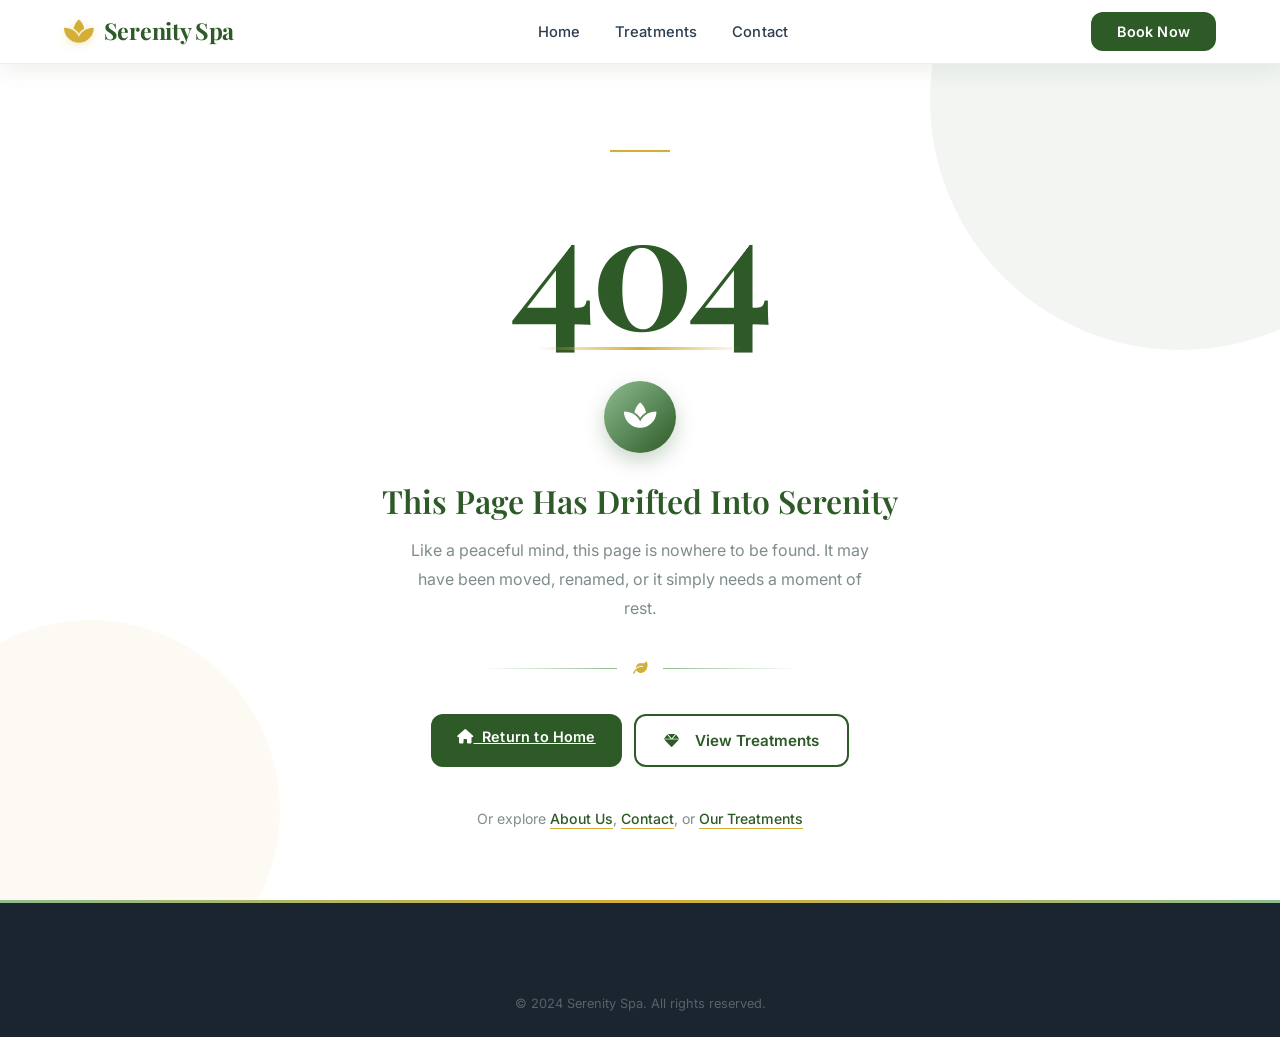
<file: serenity-spa-404.html>
<!DOCTYPE html>
<html lang="en">
  <head>
    <meta charset="UTF-8" />
    <meta name="viewport" content="width=device-width, initial-scale=1.0" />
    <title>Page Not Found – Serenity Spa</title>

    <!-- Existing project stylesheets -->
    <link rel="stylesheet" href="./CSS/styles.css"/>

    <!-- 404-only new rules (add to project folder) -->
    <link rel="stylesheet" href="./CSS/serenity-spa-404.css"/>

    <!-- Same fonts already loaded in the project -->
    <link
      href="https://fonts.googleapis.com/css2?family=Playfair+Display:wght@400;500;600;700&family=Inter:wght@300;400;500;600&display=swap"
      rel="stylesheet"
    />
    <link
      href="https://cdnjs.cloudflare.com/ajax/libs/font-awesome/6.0.0/css/all.min.css"
      rel="stylesheet"
    />
  </head>
  <body>
    <!-- Ambient decorative blobs (new class from 404.css) -->
    <div class="ambient ambient-1"></div>
    <div class="ambient ambient-2"></div>

    <!-- ═══════════════════════════════════════════════════
         NAV — exact same structure & classes as Index.html
         ═══════════════════════════════════════════════════ -->
    <nav class="navbar scrolled" id="navbar">
      <div class="nav-container">

        <!-- Logo — reuses .nav-logo from styles.css -->
        <div class="nav-logo">
          <i class="fas fa-spa"></i>
          <span>Serenity Spa</span>
        </div>

        <!-- Simplified nav for 404 — reuses .nav-menu, .nav-link -->
        <ul class="nav-menu">
          <li><a href="./Index.html#home"       class="nav-link">Home</a></li>
          <li><a href="./Index.html#treatments" class="nav-link">Treatments</a></li>
          <li><a href="./Index.html#contact"    class="nav-link">Contact</a></li>
        </ul>

        <!-- Reuses existing .book-now-btn -->
        <button class="book-now-btn" onclick="location.href='./Index.html'">
          Book Now
        </button>

      </div>
    </nav>

    <!-- ═══════════════════════════════════════════════════
         MAIN 404 CONTENT
         Uses .page-404 and .error-* classes from 404.css
         ═══════════════════════════════════════════════════ -->
    <main class="page-404">
      <div class="error-container">

        <!-- Animated gold line — .error-top-line from 404.css -->
        <div class="error-top-line" id="errorTopLine"></div>

        <!-- 404 number — .error-code from 404.css -->
        <div class="error-code">404</div>

        <!-- Floating spa icon — .icon-badge from 404.css -->
        <div class="icon-badge">
          <i class="fas fa-spa"></i>
        </div>

        <!-- Title — h1 picks up Playfair Display from existing styles.css h1 rule -->
        <h1 class="error-title">This Page Has Drifted Into Serenity</h1>

        <!-- Description — .error-description from 404.css -->
        <p class="error-description">
          Like a peaceful mind, this page is nowhere to be found.
          It may have been moved, renamed, or it simply needs a moment of rest.
        </p>

        <!-- Leaf divider — .error-divider from 404.css -->
        <div class="error-divider">
          <span class="error-divider-line"></span>
          <i class="fas fa-leaf"></i>
          <span class="error-divider-line right"></span>
        </div>

        <!-- Buttons — reuses existing .book-now-btn + new .btn-outline from 404.css -->
        <div class="error-btn-group">
          <a href="./Index.html" class="book-now-btn">
            <i class="fas fa-home"></i>&nbsp; Return to Home
          </a>
          <a href="./Index.html#treatments" class="btn-outline">
            <i class="fas fa-gem"></i>&nbsp; View Treatments
          </a>
        </div>

        <!-- Suggestion links — .error-suggestions from 404.css -->
        <p class="error-suggestions">
          Or explore
          <a href="./Index.html#about">About Us</a>,
          <a href="./Index.html#contact">Contact</a>, or
          <a href="./Index.html#treatments">Our Treatments</a>
        </p>

      </div>
    </main>

    <!-- ═══════════════════════════════════════════════════
         FOOTER — reuses .footer-bottom from styles.css
         ═══════════════════════════════════════════════════ -->
    <footer class="footer">
      <div class="container">
        <div class="footer-bottom">
          <p>&copy; 2024 Serenity Spa. All rights reserved.</p>
        </div>
      </div>
    </footer>

    <script>
      // styles.css already handles body { opacity: 0 } and .loaded { opacity: 1 }
      window.addEventListener("load", () => {
        document.body.classList.add("loaded");
        // Trigger the top-line animation after a short delay
        setTimeout(() => {
          document.getElementById("errorTopLine").classList.add("visible");
        }, 150);
      });
    </script>
  </body>
</html>
</file>
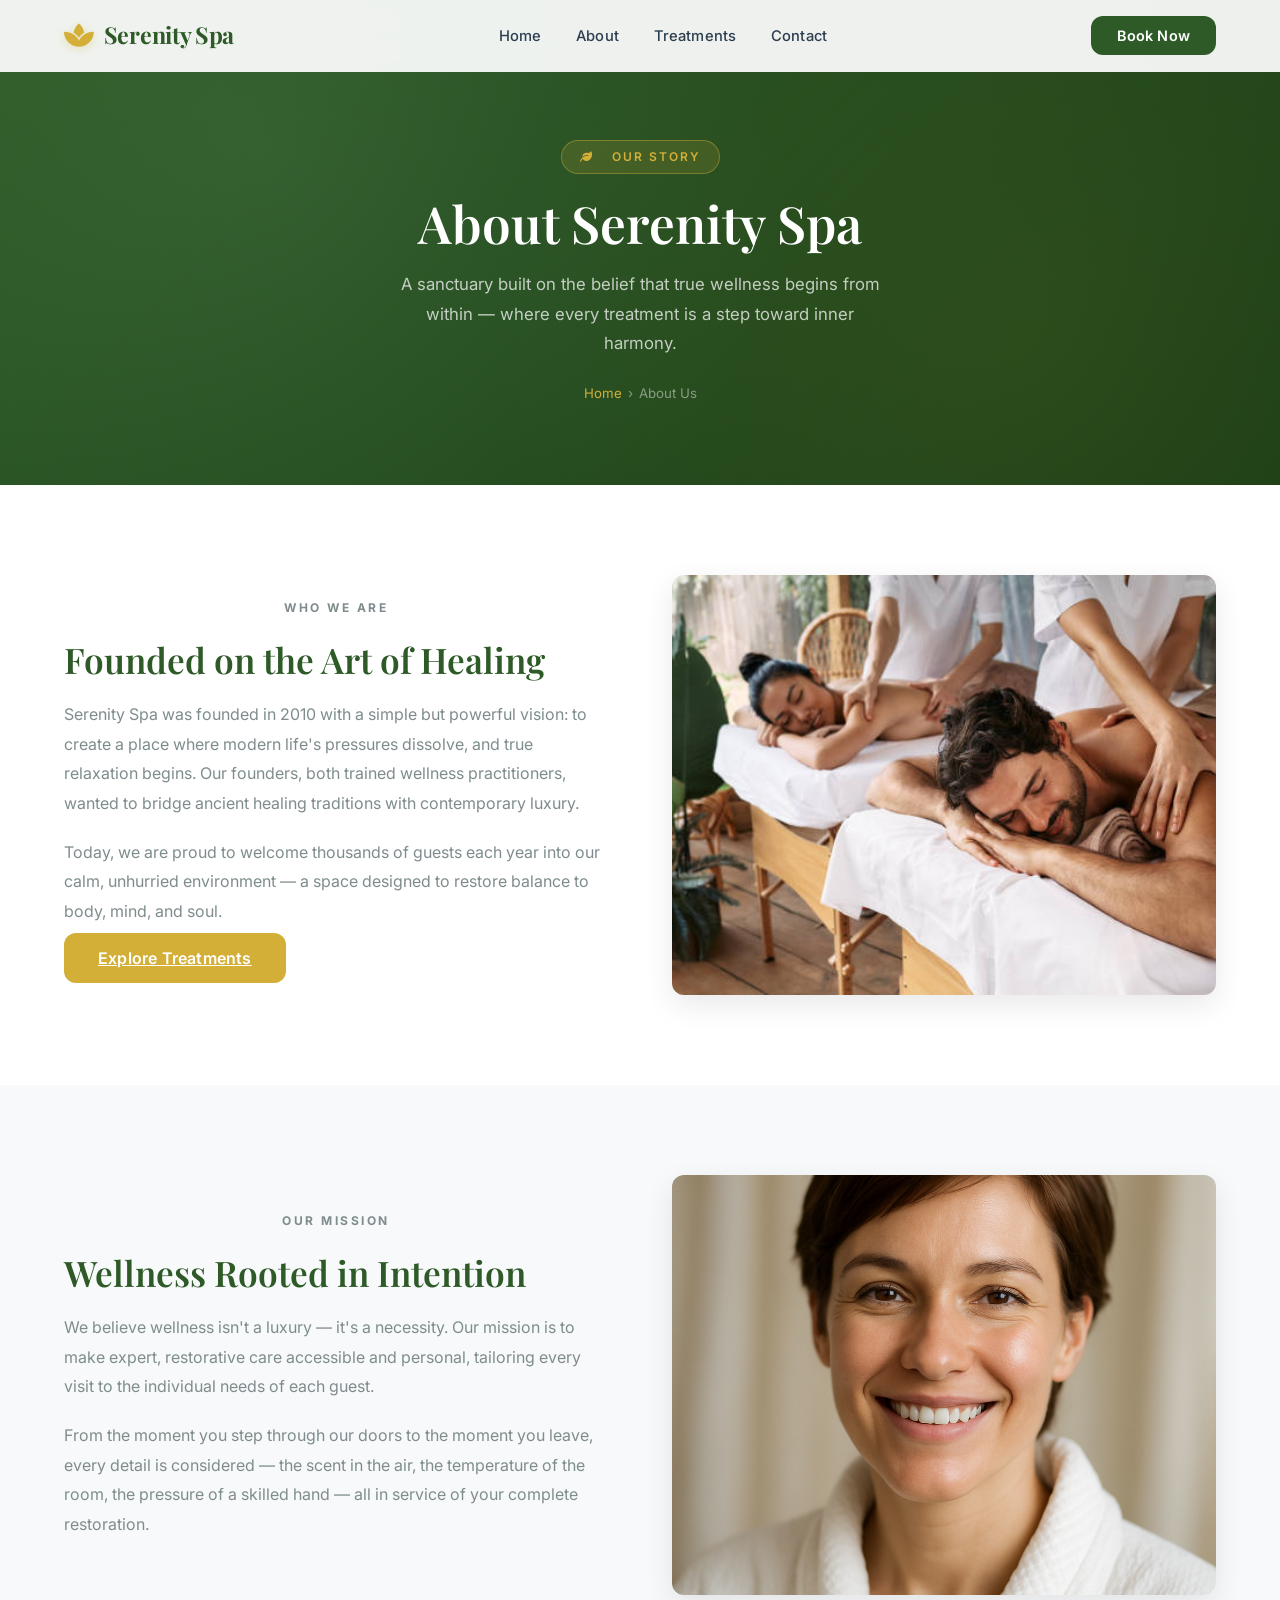
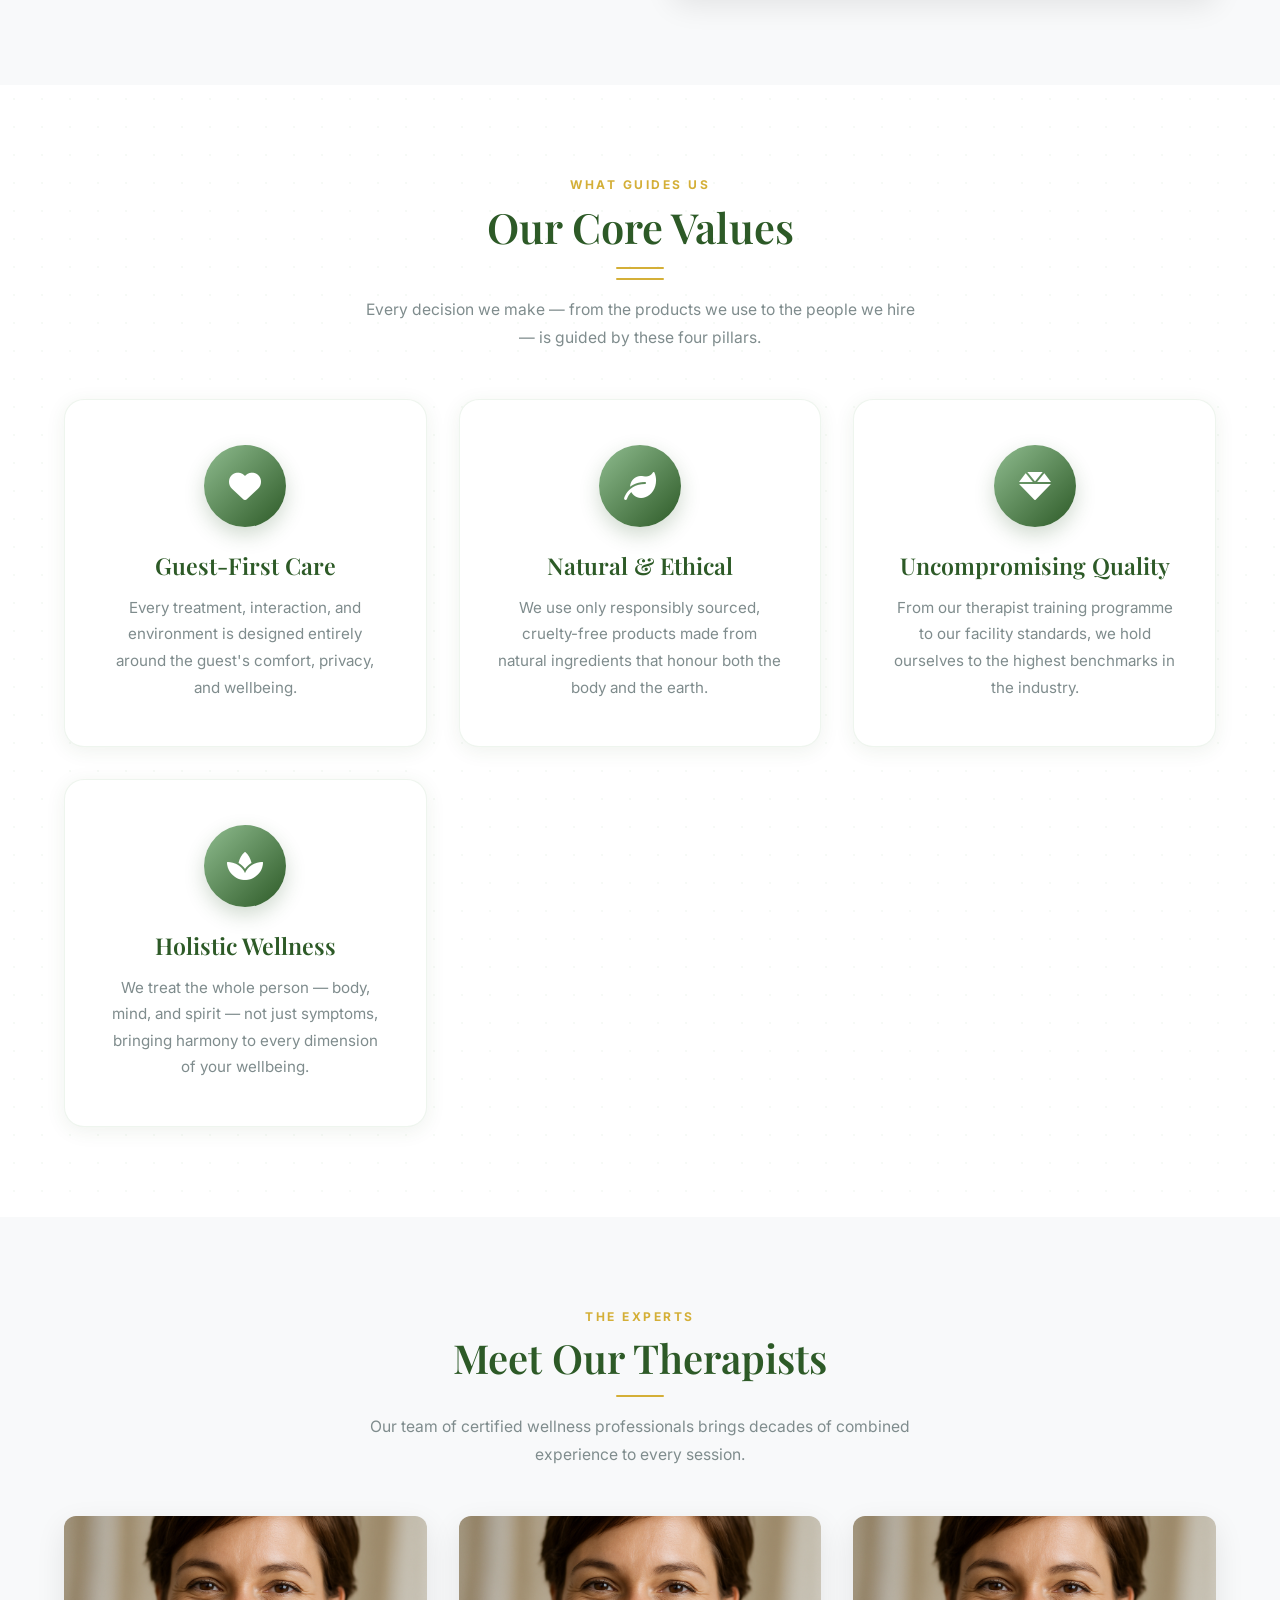
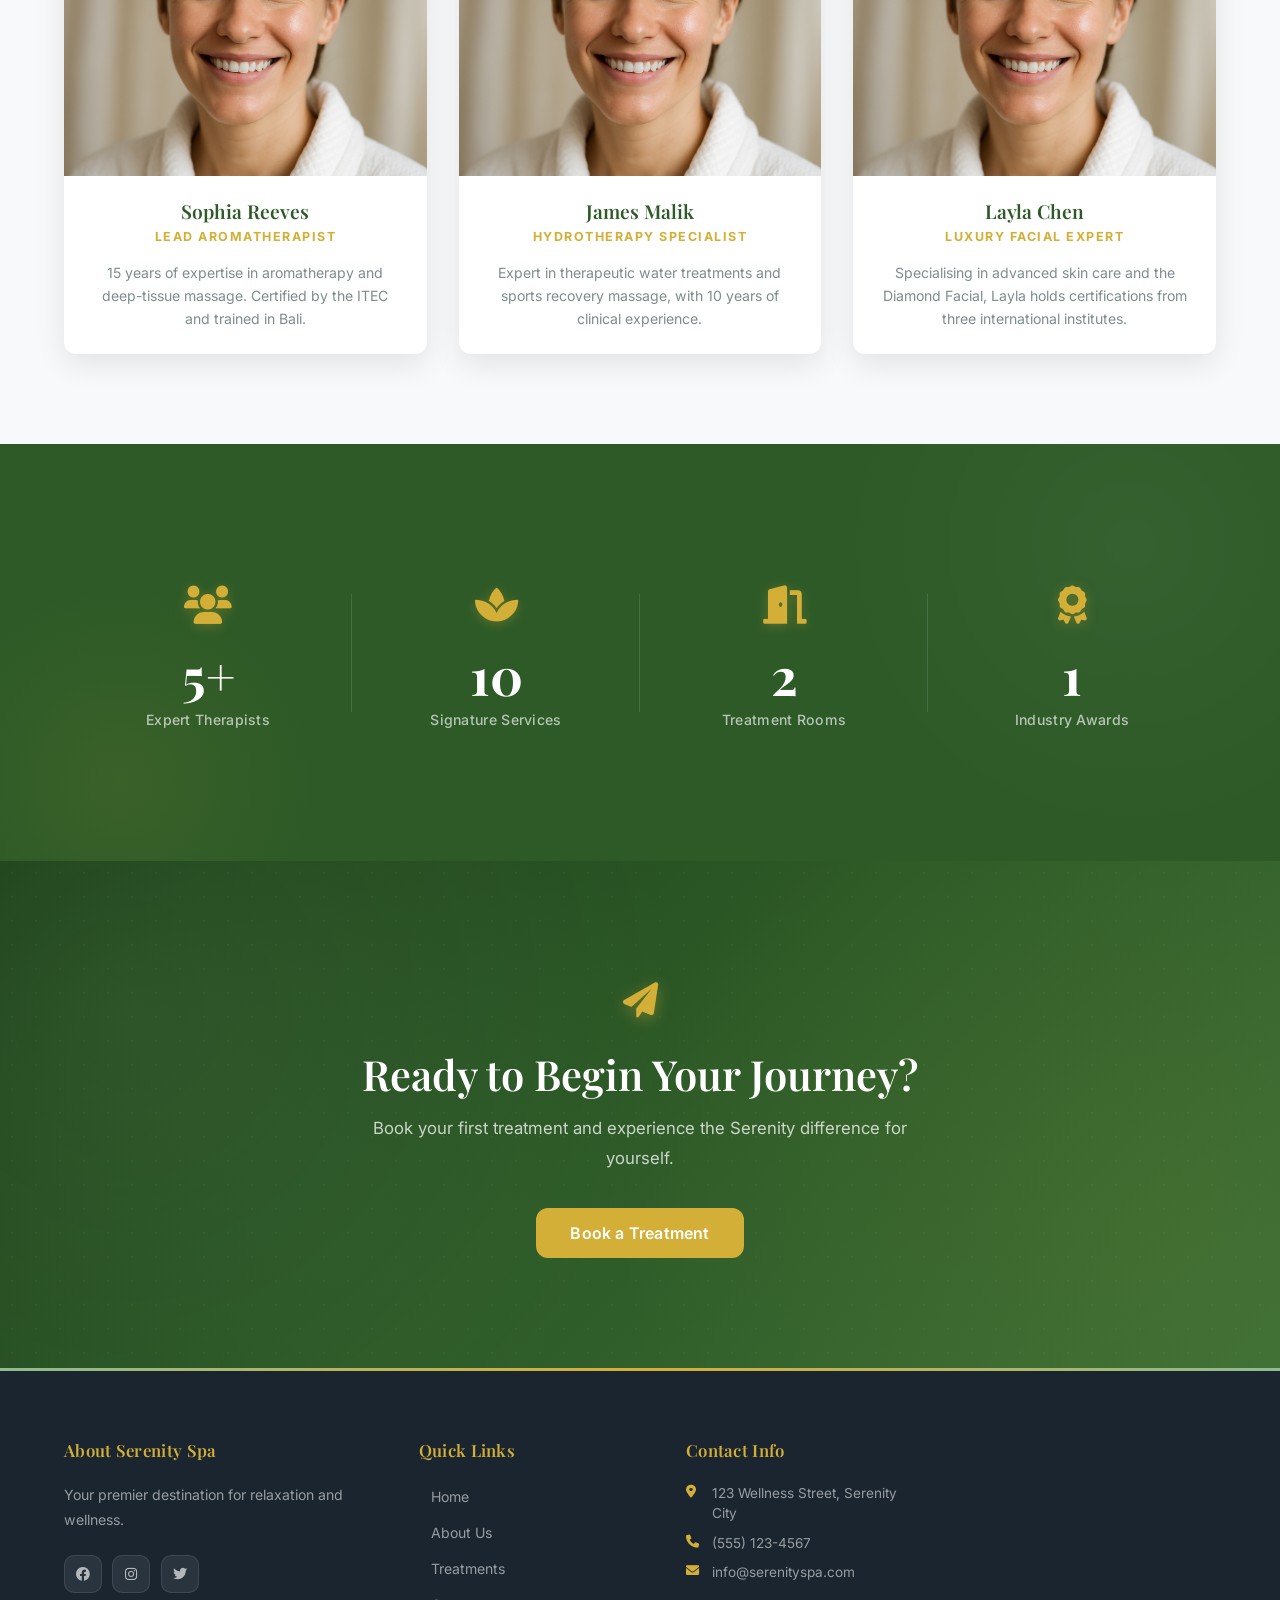
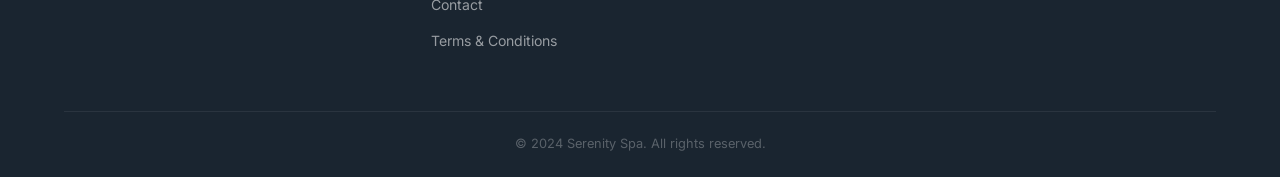
<file: serenity-spa-about.html>
<!DOCTYPE html>
<html lang="en">
<head>
  <meta charset="UTF-8" />
  <meta name="viewport" content="width=device-width, initial-scale=1.0" />
  <title>About Us – Serenity Spa</title>
  <link rel="stylesheet" href="./CSS/styles.css" />
  <link href="https://fonts.googleapis.com/css2?family=Playfair+Display:wght@400;500;600;700&family=Inter:wght@300;400;500;600&display=swap" rel="stylesheet" />
  <link href="https://cdnjs.cloudflare.com/ajax/libs/font-awesome/6.0.0/css/all.min.css" rel="stylesheet" />
  <link rel="stylesheet" href="./CSS/serenity-spa-styles-additions.css">
</head>
<body>

  <!-- NAV -->
  <nav class="navbar" id="navbar">
    <div class="nav-container">
      <div class="nav-logo">
        <i class="fas fa-spa"></i>
        <span>Serenity Spa</span>
      </div>
      <ul class="nav-menu" id="nav-menu">
        <li><a href="./Index.html#home"       class="nav-link">Home</a></li>
        <li><a href="./about.html"            class="nav-link">About</a></li>
        <li><a href="./Index.html#treatments" class="nav-link">Treatments</a></li>
        <li><a href="./contact.html"          class="nav-link">Contact</a></li>
      </ul>
      <button class="book-now-btn">Book Now</button>
      <div class="hamburger" id="hamburger"><span></span><span></span><span></span></div>
    </div>
  </nav>

  <!-- PAGE HERO -->
  <section class="page-hero">
    <div class="page-hero-inner container">
      <div class="page-hero-tag"><i class="fas fa-leaf"></i>&nbsp; Our Story</div>
      <h1>About Serenity Spa</h1>
      <p>A sanctuary built on the belief that true wellness begins from within — where every treatment is a step toward inner harmony.</p>
      <div class="breadcrumb">
        <a href="./Index.html">Home</a><span>&rsaquo;</span>About Us
      </div>
    </div>
  </section>

  <!-- OUR STORY -->
  <section class="inner-section">
    <div class="container">
      <div class="story-grid">
        <div class="story-content" data-aos="fade-right">
          <p class="section-label">Who We Are</p>
          <h2>Founded on the Art of Healing</h2>
          <p>Serenity Spa was founded in 2010 with a simple but powerful vision: to create a place where modern life's pressures dissolve, and true relaxation begins. Our founders, both trained wellness practitioners, wanted to bridge ancient healing traditions with contemporary luxury.</p>
          <p>Today, we are proud to welcome thousands of guests each year into our calm, unhurried environment — a space designed to restore balance to body, mind, and soul.</p>
          <a href="./Index.html#treatments" class="cta-btn">Explore Treatments</a>
        </div>
        <div data-aos="fade-left">
          <div class="story-image">
            <img src="./assets/images/hero-image/Spa hero Image.jpg" alt="Serenity Spa Interior" />
          </div>
        </div>
      </div>
    </div>
  </section>

  <!-- OUR MISSION — alt background -->
  <section class="inner-section alt-bg">
    <div class="container">
      <div class="story-grid reverse">
        <div data-aos="fade-right">
          <div class="story-image">
            <img src="./assets/images/Testimonials/Emma.png" alt="Relaxation at Serenity" />
          </div>
        </div>
        <div class="story-content" data-aos="fade-left">
          <p class="section-label">Our Mission</p>
          <h2>Wellness Rooted in Intention</h2>
          <p>We believe wellness isn't a luxury — it's a necessity. Our mission is to make expert, restorative care accessible and personal, tailoring every visit to the individual needs of each guest.</p>
          <p>From the moment you step through our doors to the moment you leave, every detail is considered — the scent in the air, the temperature of the room, the pressure of a skilled hand — all in service of your complete restoration.</p>
        </div>
      </div>
    </div>
  </section>

  <!-- OUR VALUES — reuses .treatments, .treatments-grid, .treatment-card, .treatment-icon from styles.css -->
  <section class="treatments inner-section">
    <div class="container">
      <p class="section-label">What Guides Us</p>
      <h2 class="section-heading">Our Core Values</h2>
      <div class="section-rule"></div>
      <p class="section-subtext">Every decision we make — from the products we use to the people we hire — is guided by these four pillars.</p>

      <div class="treatments-grid">
        <div class="treatment-card" data-aos="fade-up" data-aos-delay="100">
          <div class="treatment-icon"><i class="fas fa-heart"></i></div>
          <h3>Guest-First Care</h3>
          <p>Every treatment, interaction, and environment is designed entirely around the guest's comfort, privacy, and wellbeing.</p>
        </div>
        <div class="treatment-card" data-aos="fade-up" data-aos-delay="200">
          <div class="treatment-icon"><i class="fas fa-leaf"></i></div>
          <h3>Natural & Ethical</h3>
          <p>We use only responsibly sourced, cruelty-free products made from natural ingredients that honour both the body and the earth.</p>
        </div>
        <div class="treatment-card" data-aos="fade-up" data-aos-delay="300">
          <div class="treatment-icon"><i class="fas fa-gem"></i></div>
          <h3>Uncompromising Quality</h3>
          <p>From our therapist training programme to our facility standards, we hold ourselves to the highest benchmarks in the industry.</p>
        </div>
        <div class="treatment-card" data-aos="fade-up" data-aos-delay="400">
          <div class="treatment-icon"><i class="fas fa-spa"></i></div>
          <h3>Holistic Wellness</h3>
          <p>We treat the whole person — body, mind, and spirit — not just symptoms, bringing harmony to every dimension of your wellbeing.</p>
        </div>
      </div>
    </div>
  </section>

  <!-- MEET THE TEAM -->
  <section class="inner-section alt-bg">
    <div class="container">
      <p class="section-label">The Experts</p>
      <h2 class="section-heading">Meet Our Therapists</h2>
      <div class="section-rule"></div>
      <p class="section-subtext">Our team of certified wellness professionals brings decades of combined experience to every session.</p>

      <div class="team-grid">
        <div class="team-card" data-aos="fade-up" data-aos-delay="100">
          <img src="./assets/images/Testimonials/Emma.png" alt="Sophia Reeves" class="team-photo" />
          <div class="team-info">
            <h3>Sophia Reeves</h3>
            <p class="team-role">Lead Aromatherapist</p>
            <p class="team-bio">15 years of expertise in aromatherapy and deep-tissue massage. Certified by the ITEC and trained in Bali.</p>
          </div>
        </div>
        <div class="team-card" data-aos="fade-up" data-aos-delay="200">
          <img src="./assets/images/Testimonials/Emma.png" alt="James Malik" class="team-photo" />
          <div class="team-info">
            <h3>James Malik</h3>
            <p class="team-role">Hydrotherapy Specialist</p>
            <p class="team-bio">Expert in therapeutic water treatments and sports recovery massage, with 10 years of clinical experience.</p>
          </div>
        </div>
        <div class="team-card" data-aos="fade-up" data-aos-delay="300">
          <img src="./assets/images/Testimonials/Emma.png" alt="Layla Chen" class="team-photo" />
          <div class="team-info">
            <h3>Layla Chen</h3>
            <p class="team-role">Luxury Facial Expert</p>
            <p class="team-bio">Specialising in advanced skin care and the Diamond Facial, Layla holds certifications from three international institutes.</p>
          </div>
        </div>
      </div>
    </div>
  </section>

  <!-- STATS — reuses .stats, .stats-grid, .stat-item from styles.css -->
  <section class="stats">
    <div class="container">
      <div class="stats-grid">
        <div class="stat-item">
          <div class="stat-icon"><i class="fas fa-users"></i></div>
          <div class="stat-number">13+</div>
          <div class="stat-label">Expert Therapists</div>
        </div>
        <div class="stat-item">
          <div class="stat-icon"><i class="fas fa-spa"></i></div>
          <div class="stat-number">32</div>
          <div class="stat-label">Signature Services</div>
        </div>
        <div class="stat-item">
          <div class="stat-icon"><i class="fas fa-door-open"></i></div>
          <div class="stat-number">4</div>
          <div class="stat-label">Treatment Rooms</div>
        </div>
        <div class="stat-item">
          <div class="stat-icon"><i class="fas fa-award"></i></div>
          <div class="stat-number">2</div>
          <div class="stat-label">Industry Awards</div>
        </div>
      </div>
    </div>
  </section>

  <!-- CTA — reuses .newsletter section from styles.css -->
  <section class="newsletter">
    <div class="container">
      <div class="newsletter-content">
        <h2>Ready to Begin Your Journey?</h2>
        <p>Book your first treatment and experience the Serenity difference for yourself.</p>
        <button class="cta-btn" onclick="location.href='./contact.html'">Book a Treatment</button>
      </div>
    </div>
  </section>

  <!-- FOOTER -->
  <footer class="footer">
    <div class="container">
      <div class="footer-content">
        <div class="footer-section">
          <h3>About Serenity Spa</h3>
          <p>Your premier destination for relaxation and wellness.</p>
          <div class="social-icons">
            <a href="#"><i class="fab fa-facebook"></i></a>
            <a href="#"><i class="fab fa-instagram"></i></a>
            <a href="#"><i class="fab fa-twitter"></i></a>
          </div>
        </div>
        <div class="footer-section">
          <h3>Quick Links</h3>
          <ul>
            <li><a href="./Index.html">Home</a></li>
            <li><a href="./about.html">About Us</a></li>
            <li><a href="./Index.html#treatments">Treatments</a></li>
            <li><a href="./contact.html">Contact</a></li>
            <li><a href="./terms.html">Terms &amp; Conditions</a></li>
          </ul>
        </div>
        <div class="footer-section">
          <h3>Contact Info</h3>
          <div class="contact-info">
            <p><i class="fas fa-map-marker-alt"></i> 123 Wellness Street, Serenity City</p>
            <p><i class="fas fa-phone"></i> (555) 123-4567</p>
            <p><i class="fas fa-envelope"></i> info@serenityspa.com</p>
          </div>
        </div>
      </div>
      <div class="footer-bottom">
        <p>&copy; 2024 Serenity Spa. All rights reserved.</p>
      </div>
    </div>
  </footer>

  <script src="https://cdn.jsdelivr.net/npm/aos@2.3.4/dist/aos.js"></script>
  <script src="./JS/Index.js"></script>
  <script>AOS.init({ once: true, duration: 700 });</script>
</body>
</html>
</file>
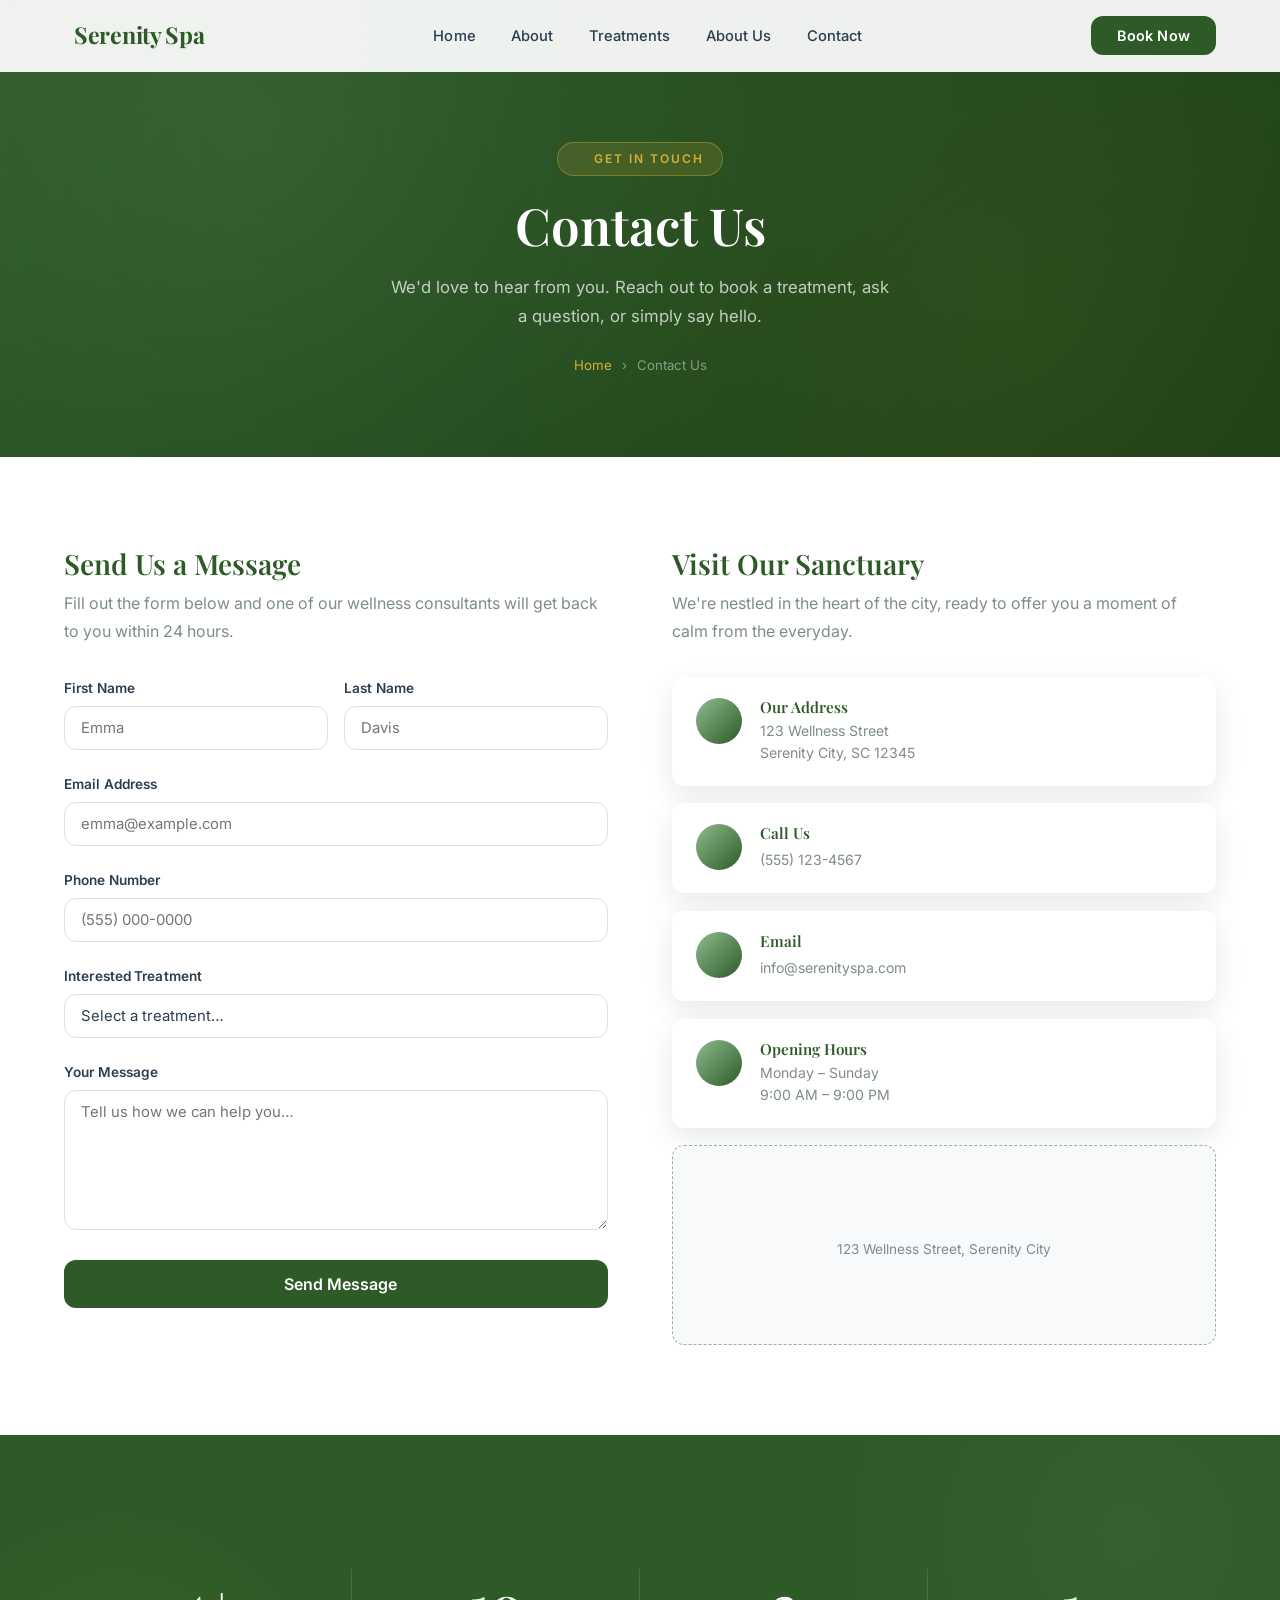
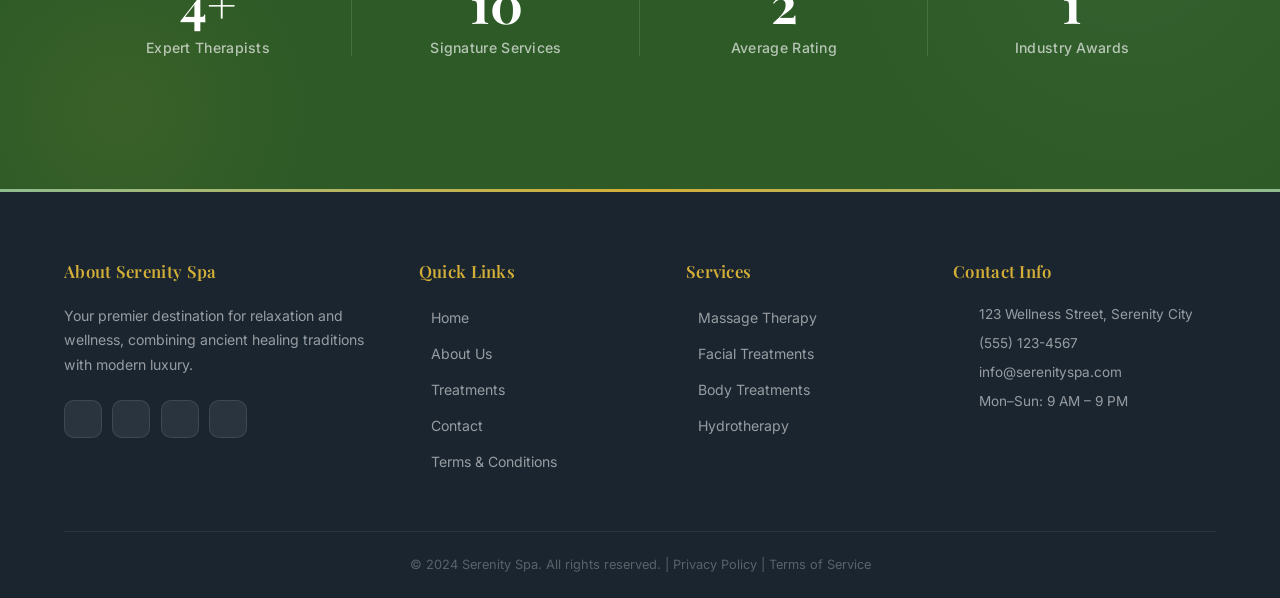
<file: serenity-spa-contact.html>
<!DOCTYPE html>
<html lang="en">

<head>
  <meta charset="UTF-8" />
  <meta name="viewport" content="width=device-width, initial-scale=1.0" />
  <title>Contact Us – Serenity Spa</title>
  <link rel="stylesheet" href="./CSS/styles.css" />
  <link
    href="https://fonts.googleapis.com/css2?family=Playfair+Display:wght@400;500;600;700&family=Inter:wght@300;400;500;600&display=swap"
    rel="stylesheet" />
  <link href="https://unpkg.com/aos@2.3.1/dist/aos.css" rel="stylesheet" />
  <link href="https://cdn.jsdelivr.net/npm/aos@2.3.4/dist/aos.css" rel="stylesheet" />
  <link rel="stylesheet" href="./CSS/serenity-spa-styles-additions.css">
  <link href="https://unpkg.com/aos@2.3.1/dist/aos.css" rel="stylesheet">
</head>

<body>

  <!-- NAV — identical structure to Index.html -->
  <nav class="navbar" id="navbar">
    <div class="nav-container">
      <div class="nav-logo">
        <i class="fas fa-spa"></i>
        <span>Serenity Spa</span>
      </div>
      <ul class="nav-menu" id="nav-menu">
        <li><a href="./Index.html#home" class="nav-link">Home</a></li>
        <li><a href="./Index.html#about" class="nav-link">About</a></li>
        <li><a href="./Index.html#treatments" class="nav-link">Treatments</a></li>
        <li><a href="./about.html" class="nav-link">About Us</a></li>
        <li><a href="./contact.html" class="nav-link">Contact</a></li>
      </ul>
      <button class="book-now-btn">Book Now</button>
      <div class="hamburger" id="hamburger"><span></span><span></span><span></span></div>
    </div>
  </nav>

  <!-- PAGE HERO -->
  <section class="page-hero">
    <div class="page-hero-inner container">
      <div class="page-hero-tag"><i class="fas fa-envelope"></i>&nbsp; Get In Touch</div>
      <h1>Contact Us</h1>
      <p>We'd love to hear from you. Reach out to book a treatment, ask a question, or simply say hello.</p>
      <div class="breadcrumb">
        <a href="./Index.html">Home</a>
        <span>&rsaquo;</span>
        Contact Us
      </div>
    </div>
  </section>

  <!-- CONTACT SECTION -->
  <section class="inner-section">
    <div class="container">
      <div class="contact-grid">

        <!-- Contact Form -->
        <div class="contact-form-wrap">
          <h2>Send Us a Message</h2>
          <p>Fill out the form below and one of our wellness consultants will get back to you within 24 hours.</p>

          <form id="contactForm">
            <div class="form-row">
              <div class="form-group">
                <label class="form-label" for="firstName">First Name</label>
                <input type="text" id="firstName" class="form-input" placeholder="Emma" required />
              </div>
              <div class="form-group">
                <label class="form-label" for="lastName">Last Name</label>
                <input type="text" id="lastName" class="form-input" placeholder="Davis" required />
              </div>
            </div>

            <div class="form-group">
              <label class="form-label" for="email">Email Address</label>
              <input type="email" id="email" class="form-input" placeholder="emma@example.com" required />
            </div>

            <div class="form-group">
              <label class="form-label" for="phone">Phone Number</label>
              <input type="tel" id="phone" class="form-input" placeholder="(555) 000-0000" />
            </div>

            <div class="form-group">
              <label class="form-label" for="service">Interested Treatment</label>
              <select id="service" class="form-select">
                <option value="">Select a treatment…</option>
                <option>Aromatherapy Massage</option>
                <option>Diamond Facial</option>
                <option>Hydrotherapy</option>
                <option>Wellness Package</option>
                <option>General Enquiry</option>
              </select>
            </div>

            <div class="form-group">
              <label class="form-label" for="message">Your Message</label>
              <textarea id="message" class="form-textarea" placeholder="Tell us how we can help you…"
                required></textarea>
            </div>

            <button type="submit" class="form-submit">
              <i class="fas fa-paper-plane"></i> Send Message
            </button>
          </form>
        </div>

        <!-- Contact Info Panel -->
        <div class="contact-info-wrap">
          <h2>Visit Our Sanctuary</h2>
          <p>We're nestled in the heart of the city, ready to offer you a moment of calm from the everyday.</p>

          <div class="info-card">
            <div class="info-icon"><i class="fas fa-map-marker-alt"></i></div>
            <div class="info-text">
              <h4>Our Address</h4>
              <p>123 Wellness Street<br />Serenity City, SC 12345</p>
            </div>
          </div>

          <div class="info-card">
            <div class="info-icon"><i class="fas fa-phone"></i></div>
            <div class="info-text">
              <h4>Call Us</h4>
              <a href="tel:5551234567">(555) 123-4567</a>
            </div>
          </div>

          <div class="info-card">
            <div class="info-icon"><i class="fas fa-envelope"></i></div>
            <div class="info-text">
              <h4>Email</h4>
              <a href="mailto:info@serenityspa.com">info@serenityspa.com</a>
            </div>
          </div>

          <div class="info-card">
            <div class="info-icon"><i class="fas fa-clock"></i></div>
            <div class="info-text">
              <h4>Opening Hours</h4>
              <p>Monday – Sunday<br />9:00 AM – 9:00 PM</p>
            </div>
          </div>

          <!-- Map placeholder -->
          <div class="contact-map">
            <i class="fas fa-map-marked-alt"></i>
            <p>123 Wellness Street, Serenity City</p>
          </div>
        </div>

      </div>
    </div>
  </section>

  <!-- STATS — reuses existing .stats section from styles.css -->
  <section class="stats">
    <div class="container">
      <div class="stats-grid">
        <div class="stat-item">
          <div class="stat-icon"><i class="fas fa-users"></i></div>
          <div class="stat-number">13+</div>
          <div class="stat-label">Expert Therapists</div>
        </div>
        <div class="stat-item">
          <div class="stat-icon"><i class="fas fa-spa"></i></div>
          <div class="stat-number">32</div>
          <div class="stat-label">Signature Services</div>
        </div>
        <div class="stat-item">
          <div class="stat-icon"><i class="fas fa-star"></i></div>
          <div class="stat-number">4.9</div>
          <div class="stat-label">Average Rating</div>
        </div>
        <div class="stat-item">
          <div class="stat-icon"><i class="fas fa-award"></i></div>
          <div class="stat-number">2</div>
          <div class="stat-label">Industry Awards</div>
        </div>
      </div>
    </div>
  </section>

  <!-- FOOTER — identical structure to Index.html -->
  <footer class="footer" id="contact">
    <div class="container">
      <div class="footer-content">
        <div class="footer-section">
          <h3>About Serenity Spa</h3>
          <p>Your premier destination for relaxation and wellness, combining ancient healing traditions with modern
            luxury.</p>
          <div class="social-icons">
            <a href="#"><i class="fab fa-facebook"></i></a>
            <a href="#"><i class="fab fa-instagram"></i></a>
            <a href="#"><i class="fab fa-twitter"></i></a>
            <a href="#"><i class="fab fa-youtube"></i></a>
          </div>
        </div>
        <div class="footer-section">
          <h3>Quick Links</h3>
          <ul>
            <li><a href="./Index.html">Home</a></li>
            <li><a href="./about.html">About Us</a></li>
            <li><a href="./Index.html#treatments">Treatments</a></li>
            <li><a href="./contact.html">Contact</a></li>
            <li><a href="./terms.html">Terms &amp; Conditions</a></li>
          </ul>
        </div>
        <div class="footer-section">
          <h3>Services</h3>
          <ul>
            <li><a href="#">Massage Therapy</a></li>
            <li><a href="#">Facial Treatments</a></li>
            <li><a href="#">Body Treatments</a></li>
            <li><a href="#">Hydrotherapy</a></li>
          </ul>
        </div>
        <div class="footer-section">
          <h3>Contact Info</h3>
          <div class="contact-info">
            <p><i class="fas fa-map-marker-alt"></i> 123 Wellness Street, Serenity City</p>
            <p><i class="fas fa-phone"></i> (555) 123-4567</p>
            <p><i class="fas fa-envelope"></i> info@serenityspa.com</p>
            <p><i class="fas fa-clock"></i> Mon–Sun: 9 AM – 9 PM</p>
          </div>
        </div>
      </div>
      <div class="footer-bottom">
        <p>&copy; 2024 Serenity Spa. All rights reserved. | <a href="./terms.html" style="color:inherit">Privacy
            Policy</a> | <a href="./terms.html" style="color:inherit">Terms of Service</a></p>
      </div>
    </div>
  </footer>
  <script src="https://cdn.jsdelivr.net/npm/aos@2.3.4/dist/aos.js"></script>
  <script src="./JS/Index.js"></script>
  <script>
    document.getElementById("contactForm").addEventListener("submit", function (e) {
      e.preventDefault();
      this.querySelector(".form-submit").textContent = "Message Sent ✓";
      this.querySelector(".form-submit").style.background = "#4a7c45";
    });
  </script>
</body>

</html>
</file>
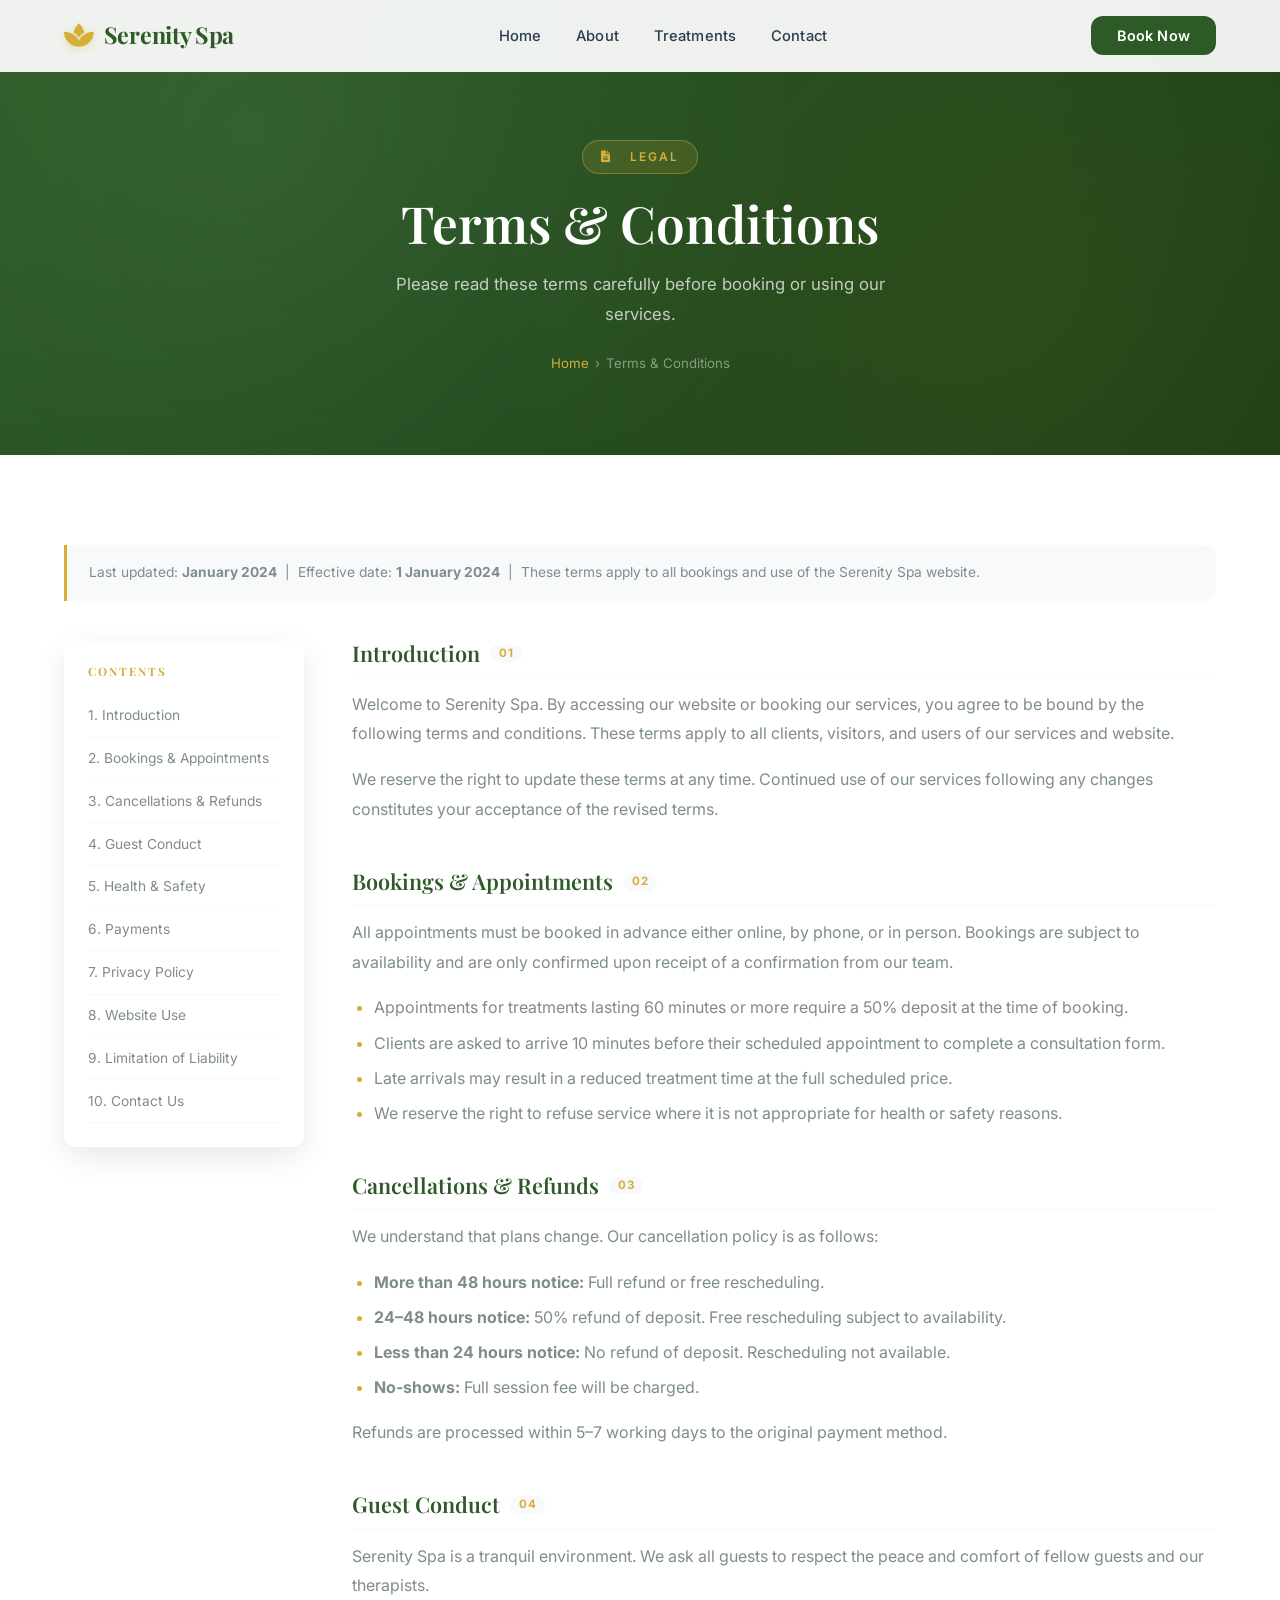
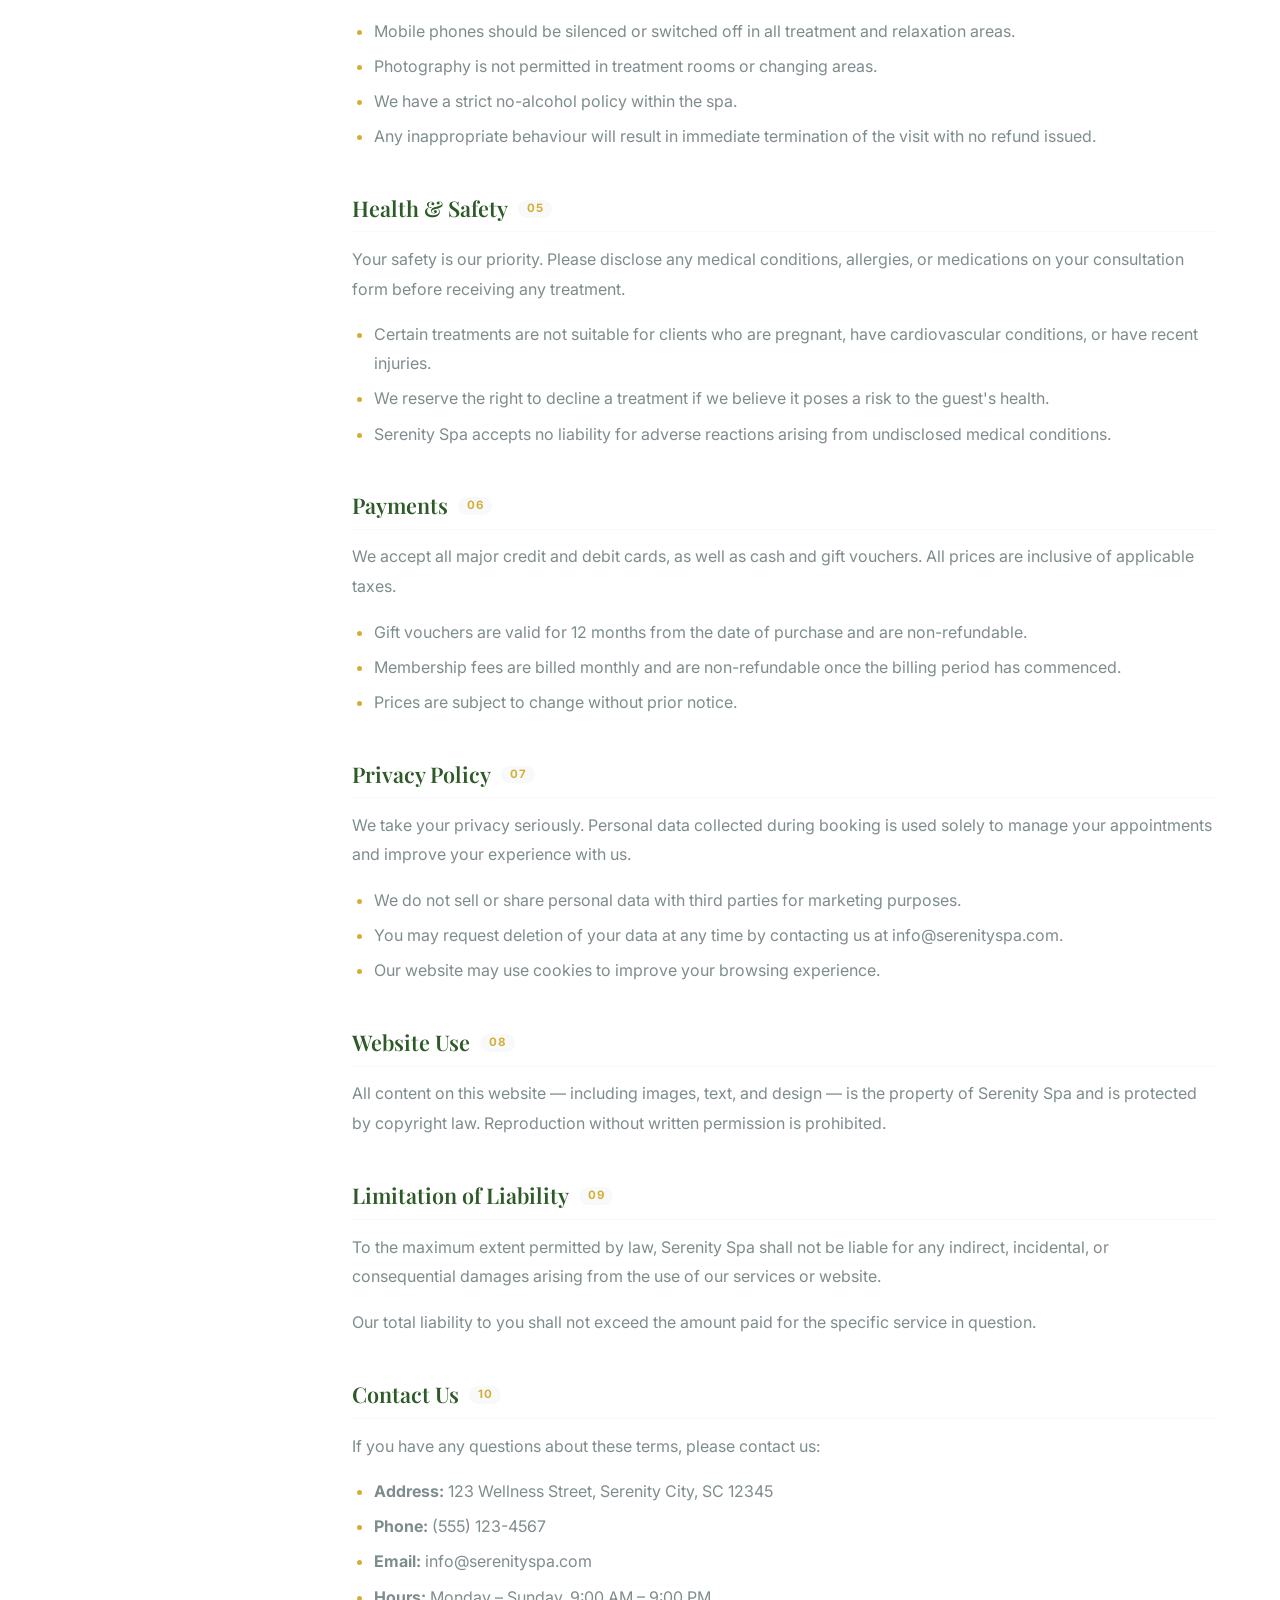
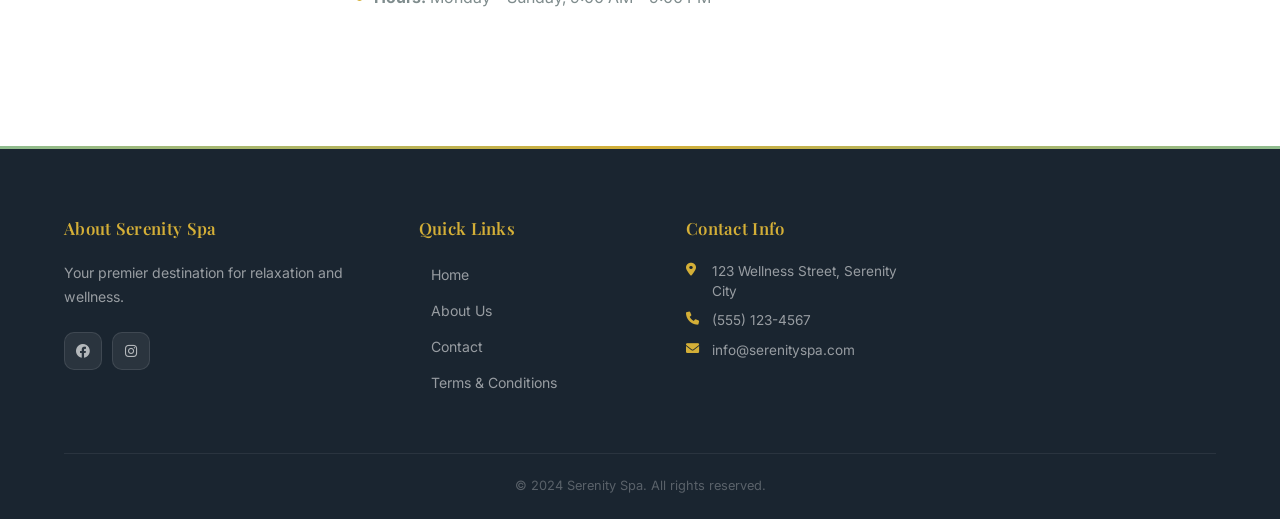
<file: serenity-spa-terms.html>
<!DOCTYPE html>
<html lang="en">
<head>
  <meta charset="UTF-8" />
  <meta name="viewport" content="width=device-width, initial-scale=1.0" />
  <title>Terms &amp; Conditions – Serenity Spa</title>
  <link rel="stylesheet" href="./CSS/styles.css" />
  <link rel="stylesheet" href="./CSS/serenity-spa-styles-additions.css">
  <link href="https://fonts.googleapis.com/css2?family=Playfair+Display:wght@400;500;600;700&family=Inter:wght@300;400;500;600&display=swap" rel="stylesheet" />
  <link href="https://cdnjs.cloudflare.com/ajax/libs/font-awesome/6.0.0/css/all.min.css" rel="stylesheet" />
  <link href="https://unpkg.com/aos@2.3.1/dist/aos.css" rel="stylesheet">
</head>
<body>

  <!-- NAV -->
  <nav class="navbar" id="navbar">
    <div class="nav-container">
      <div class="nav-logo">
        <i class="fas fa-spa"></i>
        <span>Serenity Spa</span>
      </div>
      <ul class="nav-menu" id="nav-menu">
        <li><a href="./Index.html" class="nav-link">Home</a></li>
        <li><a href="./about.html" class="nav-link">About</a></li>
        <li><a href="./Index.html#treatments" class="nav-link">Treatments</a></li>
        <li><a href="./contact.html" class="nav-link">Contact</a></li>
      </ul>
      <button class="book-now-btn">Book Now</button>
      <div class="hamburger" id="hamburger"><span></span><span></span><span></span></div>
    </div>
  </nav>

  <!-- PAGE HERO -->
  <section class="page-hero">
    <div class="page-hero-inner container">
      <div class="page-hero-tag"><i class="fas fa-file-alt"></i>&nbsp; Legal</div>
      <h1>Terms &amp; Conditions</h1>
      <p>Please read these terms carefully before booking or using our services.</p>
      <div class="breadcrumb">
        <a href="./Index.html">Home</a><span>&rsaquo;</span>Terms &amp; Conditions
      </div>
    </div>
  </section>

  <!-- TERMS CONTENT -->
  <section class="inner-section">
    <div class="container">

      <div class="terms-meta">
        Last updated: <strong>January 2024</strong> &nbsp;|&nbsp;
        Effective date: <strong>1 January 2024</strong> &nbsp;|&nbsp;
        These terms apply to all bookings and use of the Serenity Spa website.
      </div>

      <div class="terms-layout">

        <!-- Sticky Table of Contents -->
        <aside class="terms-toc" aria-label="Table of contents">
          <h4>Contents</h4>
          <ul>
            <li><a href="#introduction"  class="toc-active">1. Introduction</a></li>
            <li><a href="#bookings">2. Bookings &amp; Appointments</a></li>
            <li><a href="#cancellations">3. Cancellations &amp; Refunds</a></li>
            <li><a href="#conduct">4. Guest Conduct</a></li>
            <li><a href="#health">5. Health &amp; Safety</a></li>
            <li><a href="#payments">6. Payments</a></li>
            <li><a href="#privacy">7. Privacy Policy</a></li>
            <li><a href="#website">8. Website Use</a></li>
            <li><a href="#liability">9. Limitation of Liability</a></li>
            <li><a href="#contact">10. Contact Us</a></li>
          </ul>
        </aside>

        <!-- Main Content -->
        <div class="terms-content">

          <div class="terms-block" id="introduction">
            <h3>Introduction <span class="terms-num">01</span></h3>
            <p>Welcome to Serenity Spa. By accessing our website or booking our services, you agree to be bound by the following terms and conditions. These terms apply to all clients, visitors, and users of our services and website.</p>
            <p>We reserve the right to update these terms at any time. Continued use of our services following any changes constitutes your acceptance of the revised terms.</p>
          </div>

          <div class="terms-block" id="bookings">
            <h3>Bookings &amp; Appointments <span class="terms-num">02</span></h3>
            <p>All appointments must be booked in advance either online, by phone, or in person. Bookings are subject to availability and are only confirmed upon receipt of a confirmation from our team.</p>
            <ul>
              <li>Appointments for treatments lasting 60 minutes or more require a 50% deposit at the time of booking.</li>
              <li>Clients are asked to arrive 10 minutes before their scheduled appointment to complete a consultation form.</li>
              <li>Late arrivals may result in a reduced treatment time at the full scheduled price.</li>
              <li>We reserve the right to refuse service where it is not appropriate for health or safety reasons.</li>
            </ul>
          </div>

          <div class="terms-block" id="cancellations">
            <h3>Cancellations &amp; Refunds <span class="terms-num">03</span></h3>
            <p>We understand that plans change. Our cancellation policy is as follows:</p>
            <ul>
              <li><strong>More than 48 hours notice:</strong> Full refund or free rescheduling.</li>
              <li><strong>24–48 hours notice:</strong> 50% refund of deposit. Free rescheduling subject to availability.</li>
              <li><strong>Less than 24 hours notice:</strong> No refund of deposit. Rescheduling not available.</li>
              <li><strong>No-shows:</strong> Full session fee will be charged.</li>
            </ul>
            <p>Refunds are processed within 5–7 working days to the original payment method.</p>
          </div>

          <div class="terms-block" id="conduct">
            <h3>Guest Conduct <span class="terms-num">04</span></h3>
            <p>Serenity Spa is a tranquil environment. We ask all guests to respect the peace and comfort of fellow guests and our therapists.</p>
            <ul>
              <li>Mobile phones should be silenced or switched off in all treatment and relaxation areas.</li>
              <li>Photography is not permitted in treatment rooms or changing areas.</li>
              <li>We have a strict no-alcohol policy within the spa.</li>
              <li>Any inappropriate behaviour will result in immediate termination of the visit with no refund issued.</li>
            </ul>
          </div>

          <div class="terms-block" id="health">
            <h3>Health &amp; Safety <span class="terms-num">05</span></h3>
            <p>Your safety is our priority. Please disclose any medical conditions, allergies, or medications on your consultation form before receiving any treatment.</p>
            <ul>
              <li>Certain treatments are not suitable for clients who are pregnant, have cardiovascular conditions, or have recent injuries.</li>
              <li>We reserve the right to decline a treatment if we believe it poses a risk to the guest's health.</li>
              <li>Serenity Spa accepts no liability for adverse reactions arising from undisclosed medical conditions.</li>
            </ul>
          </div>

          <div class="terms-block" id="payments">
            <h3>Payments <span class="terms-num">06</span></h3>
            <p>We accept all major credit and debit cards, as well as cash and gift vouchers. All prices are inclusive of applicable taxes.</p>
            <ul>
              <li>Gift vouchers are valid for 12 months from the date of purchase and are non-refundable.</li>
              <li>Membership fees are billed monthly and are non-refundable once the billing period has commenced.</li>
              <li>Prices are subject to change without prior notice.</li>
            </ul>
          </div>

          <div class="terms-block" id="privacy">
            <h3>Privacy Policy <span class="terms-num">07</span></h3>
            <p>We take your privacy seriously. Personal data collected during booking is used solely to manage your appointments and improve your experience with us.</p>
            <ul>
              <li>We do not sell or share personal data with third parties for marketing purposes.</li>
              <li>You may request deletion of your data at any time by contacting us at info@serenityspa.com.</li>
              <li>Our website may use cookies to improve your browsing experience.</li>
            </ul>
          </div>

          <div class="terms-block" id="website">
            <h3>Website Use <span class="terms-num">08</span></h3>
            <p>All content on this website — including images, text, and design — is the property of Serenity Spa and is protected by copyright law. Reproduction without written permission is prohibited.</p>
          </div>

          <div class="terms-block" id="liability">
            <h3>Limitation of Liability <span class="terms-num">09</span></h3>
            <p>To the maximum extent permitted by law, Serenity Spa shall not be liable for any indirect, incidental, or consequential damages arising from the use of our services or website.</p>
            <p>Our total liability to you shall not exceed the amount paid for the specific service in question.</p>
          </div>

          <div class="terms-block" id="contact">
            <h3>Contact Us <span class="terms-num">10</span></h3>
            <p>If you have any questions about these terms, please contact us:</p>
            <ul>
              <li><strong>Address:</strong> 123 Wellness Street, Serenity City, SC 12345</li>
              <li><strong>Phone:</strong> (555) 123-4567</li>
              <li><strong>Email:</strong> info@serenityspa.com</li>
              <li><strong>Hours:</strong> Monday – Sunday, 9:00 AM – 9:00 PM</li>
            </ul>
          </div>

        </div>
      </div>
    </div>
  </section>

  <!-- FOOTER -->
  <footer class="footer">
    <div class="container">
      <div class="footer-content">
        <div class="footer-section">
          <h3>About Serenity Spa</h3>
          <p>Your premier destination for relaxation and wellness.</p>
          <div class="social-icons">
            <a href="#"><i class="fab fa-facebook"></i></a>
            <a href="#"><i class="fab fa-instagram"></i></a>
          </div>
        </div>
        <div class="footer-section">
          <h3>Quick Links</h3>
          <ul>
            <li><a href="./Index.html">Home</a></li>
            <li><a href="./about.html">About Us</a></li>
            <li><a href="./contact.html">Contact</a></li>
            <li><a href="./terms.html">Terms &amp; Conditions</a></li>
          </ul>
        </div>
        <div class="footer-section">
          <h3>Contact Info</h3>
          <div class="contact-info">
            <p><i class="fas fa-map-marker-alt"></i> 123 Wellness Street, Serenity City</p>
            <p><i class="fas fa-phone"></i> (555) 123-4567</p>
            <p><i class="fas fa-envelope"></i> info@serenityspa.com</p>
          </div>
        </div>
      </div>
      <div class="footer-bottom">
        <p>&copy; 2024 Serenity Spa. All rights reserved.</p>
      </div>
    </div>
  </footer>
  <script src="https://cdn.jsdelivr.net/npm/aos@2.3.4/dist/aos.js"></script>
  <script src="./JS/Index.js"></script>
  <script>
    // Highlight active TOC link on scroll
    const blocks = document.querySelectorAll(".terms-block");
    const tocLinks = document.querySelectorAll(".terms-toc a");
    window.addEventListener("scroll", () => {
      let current = "";
      blocks.forEach(b => {
        if (window.scrollY >= b.offsetTop - 130) current = b.id;
      });
      tocLinks.forEach(a => {
        a.classList.toggle("toc-active", a.getAttribute("href") === "#" + current);
      });
    });
  </script>
</body>
</html>
</file>
<file: CSS/styles.css>
/* ═══════════════════════════════════════════════════════════════
   SERENITY SPA — styles.css  (v2.0)
   Complete rewrite: same class names, polished design language.
   ═══════════════════════════════════════════════════════════════ */

/* ── Reset & Base ── */
*, *::before, *::after {
  margin: 0;
  padding: 0;
  box-sizing: border-box;
}

:root {
  --primary-color:  #2d5a27;
  --secondary-color:#8fbc8f;
  --accent-color:   #d4af37;
  --text-dark:      #2c3e50;
  --text-light:     #7f8c8d;
  --white:          #ffffff;
  --light-bg:       #f8f9fa;
  --light-bg-2:     #f0f4f0;          /* soft green-tinted alt */
  --shadow:         0 10px 30px rgba(0,0,0,0.09);
  --shadow-hover:   0 20px 50px rgba(0,0,0,0.14);
  --shadow-card:    0 4px 20px rgba(45,90,39,0.08);
  --border-radius:  12px;
  --border-radius-lg: 20px;
  --transition:     all 0.32s ease;
  --section-pad:    110px;
}

html { scroll-behavior: smooth; }

body {
  font-family: "Inter", sans-serif;
  line-height: 1.65;
  color: var(--text-dark);
  overflow-x: hidden;
  opacity: 0;
  transition: opacity 0.4s ease;
}

body.loaded { opacity: 1; }

h1, h2, h3, h4, h5, h6 {
  font-family: "Playfair Display", serif;
  font-weight: 600;
  line-height: 1.2;
}

img { display: block; max-width: 100%; }

/* ── Custom scrollbar ── */
::-webkit-scrollbar       { width: 7px; }
::-webkit-scrollbar-track { background: var(--light-bg); }
::-webkit-scrollbar-thumb { background: var(--secondary-color); border-radius: 4px; }
::-webkit-scrollbar-thumb:hover { background: var(--primary-color); }

/* ── Container ── */
.container {
  max-width: 1200px;
  margin: 0 auto;
  padding: 0 24px;
}

/* ══════════════════════════════════════
   NAVBAR
   ══════════════════════════════════════ */
.navbar {
  position: fixed;
  top: 0;
  width: 100%;
  background: rgba(255,255,255,0.92);
  backdrop-filter: blur(18px);
  -webkit-backdrop-filter: blur(18px);
  z-index: 1000;
  transition: var(--transition);
  padding: 1rem 0;
  border-bottom: 1px solid transparent;
}

.navbar.scrolled {
  background: rgba(255,255,255,0.98);
  box-shadow: 0 4px 24px rgba(45,90,39,0.10);
  border-bottom-color: rgba(143,188,143,0.2);
  padding: 0.75rem 0;
}

.nav-container {
  max-width: 1200px;
  margin: 0 auto;
  padding: 0 24px;
  display: flex;
  justify-content: space-between;
  align-items: center;
}

.nav-logo {
  display: flex;
  align-items: center;
  gap: 10px;
  font-family: "Playfair Display", serif;
  font-size: 1.45rem;
  font-weight: 700;
  color: var(--primary-color);
  text-decoration: none;
  letter-spacing: -0.3px;
}

.nav-logo i {
  font-size: 1.65rem;
  color: var(--accent-color);
  filter: drop-shadow(0 2px 4px rgba(212,175,55,0.3));
}

.nav-menu {
  display: flex;
  list-style: none;
  gap: 2.2rem;
  align-items: center;
}

.nav-link {
  text-decoration: none;
  color: var(--text-dark);
  font-weight: 500;
  font-size: 0.92rem;
  transition: var(--transition);
  position: relative;
  letter-spacing: 0.1px;
}

.nav-link:hover { color: var(--primary-color); }

.nav-link::after {
  content: "";
  position: absolute;
  bottom: -4px;
  left: 0;
  width: 0;
  height: 2px;
  background: linear-gradient(90deg, var(--accent-color), var(--secondary-color));
  transition: width 0.3s ease;
  border-radius: 2px;
}

.nav-link:hover::after { width: 100%; }

.book-now-btn {
  background: var(--primary-color);
  color: var(--white);
  border: none;
  padding: 11px 26px;
  border-radius: var(--border-radius);
  font-family: "Inter", sans-serif;
  font-size: 0.9rem;
  font-weight: 600;
  cursor: pointer;
  transition: var(--transition);
  letter-spacing: 0.2px;
}

.book-now-btn:hover {
  background: #3d7a35;
  transform: translateY(-2px);
  box-shadow: 0 6px 20px rgba(45,90,39,0.3);
}

/* Hamburger */
.hamburger {
  display: none;
  flex-direction: column;
  cursor: pointer;
  gap: 5px;
  padding: 4px;
}

.hamburger span {
  width: 24px;
  height: 2.5px;
  background: var(--primary-color);
  border-radius: 2px;
  transition: var(--transition);
  display: block;
}

.hamburger.active span:nth-child(1) { transform: rotate(45deg) translate(5px, 5px); }
.hamburger.active span:nth-child(2) { opacity: 0; transform: translateX(-8px); }
.hamburger.active span:nth-child(3) { transform: rotate(-45deg) translate(5px, -5px); }


/* ══════════════════════════════════════
   HERO SECTION
   ══════════════════════════════════════ */
.hero {
  min-height: 100vh;
  display: flex;
  align-items: center;
  padding: 130px 0 90px;
  position: relative;
  overflow: hidden;
  background: linear-gradient(145deg, #eef4ec 0%, #f5f5f0 40%, #faf7f0 100%);
}

/* ambient decorative circles */
.hero::before {
  content: "";
  position: absolute;
  width: 650px;
  height: 650px;
  border-radius: 50%;
  background: radial-gradient(circle, rgba(143,188,143,0.18) 0%, transparent 70%);
  top: -200px;
  right: -100px;
  pointer-events: none;
}

.hero::after {
  content: "";
  position: absolute;
  width: 400px;
  height: 400px;
  border-radius: 50%;
  background: radial-gradient(circle, rgba(212,175,55,0.09) 0%, transparent 70%);
  bottom: -100px;
  left: -80px;
  pointer-events: none;
}

.hero-container {
  max-width: 1200px;
  margin: 0 auto;
  padding: 0 24px;
  display: grid;
  grid-template-columns: 1fr 1fr;
  gap: 5rem;
  align-items: center;
  position: relative;
  z-index: 1;
}

/* Image side */
.hero-image {
  position: relative;
}

.hero-image img {
  width: 100%;
  height: 580px;
  object-fit: cover;
  border-radius: var(--border-radius-lg);
  box-shadow: 0 30px 70px rgba(45,90,39,0.22), 0 8px 24px rgba(0,0,0,0.1);
  transition: transform 0.6s ease;
}

.hero-image:hover img { transform: scale(1.015); }

/* floating badge on image */
.hero-image::after {
  content: "✦  Est. 2018";
  position: absolute;
  bottom: 28px;
  left: -18px;
  background: var(--white);
  color: var(--primary-color);
  font-family: "Playfair Display", serif;
  font-size: 0.82rem;
  font-weight: 600;
  padding: 10px 20px;
  border-radius: 999px;
  box-shadow: 0 6px 20px rgba(45,90,39,0.18);
  letter-spacing: 1px;
  white-space: nowrap;
}

/* golden accent strip beside image */
.hero-image::before {
  content: "";
  position: absolute;
  top: 40px;
  right: -14px;
  bottom: 40px;
  width: 5px;
  background: linear-gradient(180deg, var(--accent-color), var(--secondary-color), var(--accent-color));
  border-radius: 4px;
}

/* Content side */
.hero-content {
  display: flex;
  flex-direction: column;
  gap: 0;
}

/* eyebrow label above h1 */
.hero-content::before {
  content: "✦  Bengaluru's Premier Wellness Sanctuary";
  display: block;
  font-family: "Inter", sans-serif;
  font-size: 0.72rem;
  font-weight: 700;
  letter-spacing: 2.5px;
  text-transform: uppercase;
  color: var(--accent-color);
  margin-bottom: 1.2rem;
  padding: 6px 16px;
  background: rgba(212,175,55,0.10);
  border: 1px solid rgba(212,175,55,0.28);
  border-radius: 999px;
  width: fit-content;
}

.hero-content h1 {
  font-size: clamp(2.4rem, 4.5vw, 3.8rem);
  margin-bottom: 1.4rem;
  color: var(--primary-color);
  line-height: 1.12;
  letter-spacing: -0.5px;
}

.hero-content h1 em {
  font-style: italic;
  color: var(--accent-color);
}

.hero-content p {
  font-size: 1.08rem;
  color: var(--text-light);
  margin-bottom: 2.4rem;
  line-height: 1.85;
  max-width: 440px;
}

/* button row */
.hero-btns {
  display: flex;
  gap: 1rem;
  flex-wrap: wrap;
  align-items: center;
  margin-bottom: 2.8rem;
}

.cta-btn {
  background: var(--accent-color);
  color: var(--white);
  border: none;
  padding: 15px 34px;
  font-family: "Inter", sans-serif;
  font-size: 1rem;
  font-weight: 600;
  border-radius: var(--border-radius);
  cursor: pointer;
  transition: var(--transition);
  letter-spacing: 0.2px;
}

.cta-btn:hover {
  background: #b8941f;
  transform: translateY(-3px);
  box-shadow: 0 10px 28px rgba(212,175,55,0.38);
}

/* hero trust strip */
.hero-trust {
  display: flex;
  gap: 2rem;
  align-items: center;
  padding-top: 1.8rem;
  border-top: 1px solid rgba(143,188,143,0.3);
}

.hero-trust-item {
  display: flex;
  flex-direction: column;
  gap: 2px;
}

.hero-trust-item strong {
  font-family: "Playfair Display", serif;
  font-size: 1.4rem;
  font-weight: 700;
  color: var(--primary-color);
  line-height: 1;
}

.hero-trust-item span {
  font-size: 0.72rem;
  color: var(--text-light);
  font-weight: 500;
  letter-spacing: 0.3px;
}

.hero-trust-sep {
  width: 1px;
  height: 36px;
  background: rgba(143,188,143,0.4);
}


/* ══════════════════════════════════════
   SHARED SECTION HEADING PATTERN
   (keeps h2 rules working; adds
    helper classes used in inner pages)
   ══════════════════════════════════════ */
.section-eyebrow {
  display: block;
  text-align: center;
  font-family: "Inter", sans-serif;
  font-size: 0.72rem;
  font-weight: 700;
  letter-spacing: 2.5px;
  text-transform: uppercase;
  color: var(--accent-color);
  margin-bottom: 0.5rem;
}

.section-rule {
  width: 48px;
  height: 2px;
  background: var(--accent-color);
  margin: 0 auto 1rem;
  border-radius: 2px;
}

.section-subtext {
  text-align: center;
  color: var(--text-light);
  max-width: 560px;
  margin: 0 auto 3rem;
  line-height: 1.8;
  font-size: 0.98rem;
}

/* Inner-page shared aliases */
.section-label  { text-align:center; font-size:0.72rem; font-weight:700; letter-spacing:2.5px; text-transform:uppercase; color:var(--accent-color); margin-bottom:0.5rem; }
.section-heading{ font-family:"Playfair Display",serif; font-size:clamp(1.8rem,4vw,2.5rem); text-align:center; color:var(--primary-color); margin-bottom:0.8rem; }
.dark-bg .section-heading{ color:var(--white); }


/* ══════════════════════════════════════
   TREATMENTS SECTION
   ══════════════════════════════════════ */
.treatments {
  padding: var(--section-pad) 0;
  background: var(--white);
  position: relative;
}

/* subtle dot pattern */
.treatments::before {
  content: "";
  position: absolute;
  inset: 0;
  background-image: radial-gradient(circle, rgba(143,188,143,0.08) 1px, transparent 1px);
  background-size: 28px 28px;
  pointer-events: none;
}

.treatments h2 {
  text-align: center;
  font-size: clamp(1.9rem, 4vw, 2.6rem);
  margin-bottom: 0.6rem;
  color: var(--primary-color);
  position: relative;
}

/* section rule under h2 — auto-injected for index.html */
.treatments h2::after {
  content: "";
  display: block;
  width: 48px;
  height: 2px;
  background: var(--accent-color);
  margin: 0.9rem auto 0;
  border-radius: 2px;
}

.treatments-grid {
  display: grid;
  grid-template-columns: repeat(auto-fit, minmax(300px, 1fr));
  gap: 2rem;
  position: relative;
}

.treatment-card {
  background: var(--white);
  padding: 2.8rem 2.4rem;
  border-radius: var(--border-radius-lg);
  text-align: center;
  box-shadow: var(--shadow-card);
  border: 1px solid rgba(143,188,143,0.15);
  transition: var(--transition);
  position: relative;
  overflow: hidden;
}

/* coloured bottom stripe on hover */
.treatment-card::after {
  content: "";
  position: absolute;
  bottom: 0;
  left: 0;
  right: 0;
  height: 3px;
  background: linear-gradient(90deg, var(--secondary-color), var(--accent-color));
  transform: scaleX(0);
  transform-origin: left;
  transition: transform 0.4s ease;
  border-radius: 0 0 var(--border-radius-lg) var(--border-radius-lg);
}

.treatment-card:hover::after { transform: scaleX(1); }

.treatment-card:hover {
  transform: translateY(-12px);
  box-shadow: var(--shadow-hover);
  border-color: rgba(143,188,143,0.3);
}

.treatment-icon {
  width: 82px;
  height: 82px;
  background: linear-gradient(135deg, var(--secondary-color), var(--primary-color));
  border-radius: 50%;
  display: flex;
  align-items: center;
  justify-content: center;
  margin: 0 auto 1.6rem;
  box-shadow: 0 8px 20px rgba(45,90,39,0.22);
  transition: transform 0.4s ease, box-shadow 0.4s ease;
}

.treatment-card:hover .treatment-icon {
  transform: rotate(-6deg) scale(1.08);
  box-shadow: 0 12px 28px rgba(45,90,39,0.3);
}

.treatment-icon i { font-size: 2rem; color: var(--white); }

.treatment-card h3 {
  font-size: 1.45rem;
  margin-bottom: 0.9rem;
  color: var(--primary-color);
}

.treatment-card p {
  color: var(--text-light);
  line-height: 1.75;
  font-size: 0.95rem;
}


/* ══════════════════════════════════════
   JOURNEY / RELAXATION STEPS
   ══════════════════════════════════════ */
.journey {
  padding: var(--section-pad) 0;
  background: var(--light-bg-2);
  position: relative;
  overflow: hidden;
}

.journey::after {
  content: "";
  position: absolute;
  bottom: -120px;
  right: -120px;
  width: 400px;
  height: 400px;
  border-radius: 50%;
  background: radial-gradient(circle, rgba(45,90,39,0.07) 0%, transparent 70%);
  pointer-events: none;
}

.journey h2 {
  text-align: center;
  font-size: clamp(1.9rem, 4vw, 2.6rem);
  margin-bottom: 0.6rem;
  color: var(--primary-color);
}

.journey h2::after {
  content: "";
  display: block;
  width: 48px;
  height: 2px;
  background: var(--accent-color);
  margin: 0.9rem auto 3.5rem;
  border-radius: 2px;
}

.journey-steps {
  display: flex;
  justify-content: space-between;
  align-items: flex-start;
  position: relative;
  max-width: 1000px;
  margin: 0 auto;
  gap: 0;
}

.step {
  flex: 1;
  text-align: center;
  padding: 0 1.2rem;
  position: relative;
  z-index: 1;
}

.step-number {
  width: 64px;
  height: 64px;
  background: linear-gradient(135deg, var(--accent-color), #b8941f);
  color: var(--white);
  border-radius: 50%;
  display: flex;
  align-items: center;
  justify-content: center;
  font-family: "Playfair Display", serif;
  font-size: 1.5rem;
  font-weight: 700;
  margin: 0 auto 1.5rem;
  box-shadow: 0 6px 20px rgba(212,175,55,0.35);
  transition: transform 0.35s ease, box-shadow 0.35s ease;
}

.step:hover .step-number {
  transform: scale(1.1) rotate(-5deg);
  box-shadow: 0 10px 28px rgba(212,175,55,0.45);
}

.step h3 {
  font-size: 1.15rem;
  margin-bottom: 0.75rem;
  color: var(--primary-color);
}

.step p {
  color: var(--text-light);
  line-height: 1.7;
  font-size: 0.9rem;
}

.step-connector {
  position: absolute;
  top: 32px;
  left: 0;
  right: 0;
  height: 2px;
  background: linear-gradient(90deg, var(--secondary-color), var(--accent-color), var(--secondary-color));
  z-index: 0;
  opacity: 0.5;
}


/* ══════════════════════════════════════
   TESTIMONIALS
   ══════════════════════════════════════ */
.testimonials {
  padding: var(--section-pad) 0;
  background: var(--white);
  position: relative;
}

/* faint leaf watermark */
.testimonials::before {
  content: "\f06c";
  font-family: "Font Awesome 6 Free";
  font-weight: 900;
  position: absolute;
  font-size: 22rem;
  color: rgba(143,188,143,0.04);
  right: -40px;
  top: 50%;
  transform: translateY(-50%);
  pointer-events: none;
  line-height: 1;
}

.testimonials-content {
  display: grid;
  grid-template-columns: 1fr 1fr;
  gap: 5rem;
  align-items: center;
}

.testimonials-image {
  position: relative;
}

.testimonials-image img {
  width: 100%;
  height: 520px;
  object-fit: cover;
  border-radius: var(--border-radius-lg);
  box-shadow: 0 25px 60px rgba(45,90,39,0.18), 0 6px 20px rgba(0,0,0,0.08);
}

/* gold accent strip on testimonial image */
.testimonials-image::after {
  content: "";
  position: absolute;
  left: -14px;
  top: 40px;
  bottom: 40px;
  width: 5px;
  background: linear-gradient(180deg, var(--accent-color), var(--secondary-color), var(--accent-color));
  border-radius: 4px;
}

.testimonials-cards h2 {
  font-size: clamp(1.7rem, 3.5vw, 2.4rem);
  margin-bottom: 0.6rem;
  color: var(--primary-color);
  line-height: 1.2;
}

.testimonials-cards h2::after {
  content: "";
  display: block;
  width: 48px;
  height: 2px;
  background: var(--accent-color);
  margin: 0.9rem 0 2rem;
  border-radius: 2px;
}

.testimonial-carousel {
  position: relative;
  min-height: 290px;
  overflow: hidden;
}

.testimonial-card {
  position: absolute;
  top: 0;
  left: 0;
  width: 100%;
  background: var(--light-bg-2);
  padding: 2.2rem;
  border-radius: var(--border-radius-lg);
  border: 1px solid rgba(143,188,143,0.2);
  opacity: 0;
  transform: translateX(40px);
  transition: opacity 0.5s ease, transform 0.5s ease;
  pointer-events: none;
}

.testimonial-card.active {
  opacity: 1;
  transform: translateX(0);
  pointer-events: auto;
}

/* decorative open-quote */
.testimonial-card::before {
  content: "\201C";
  font-family: "Playfair Display", serif;
  font-size: 5rem;
  line-height: 1;
  color: var(--accent-color);
  opacity: 0.25;
  position: absolute;
  top: 8px;
  left: 18px;
  pointer-events: none;
}

.stars {
  color: var(--accent-color);
  margin-bottom: 1rem;
  font-size: 0.9rem;
  letter-spacing: 2px;
}

.testimonial-card p {
  font-size: 1rem;
  line-height: 1.8;
  margin-bottom: 1.5rem;
  color: var(--text-dark);
  font-style: italic;
  padding-left: 0.5rem;
}

.client-info {
  display: flex;
  align-items: center;
  gap: 0.9rem;
  padding-top: 1rem;
  border-top: 1px solid rgba(143,188,143,0.25);
}

.client-info img {
  width: 48px;
  height: 48px;
  border-radius: 50%;
  object-fit: cover;
  border: 2px solid var(--secondary-color);
}

.client-info h4 {
  font-size: 0.95rem;
  color: var(--primary-color);
  margin-bottom: 2px;
}

.client-info span {
  font-size: 0.78rem;
  color: var(--text-light);
  font-style: normal;
}

.testimonial-nav {
  display: flex;
  gap: 8px;
  margin-top: 1.8rem;
  align-items: center;
}

.nav-dot {
  width: 10px;
  height: 10px;
  border-radius: 50%;
  border: none;
  background: rgba(127,140,141,0.3);
  cursor: pointer;
  transition: var(--transition);
  padding: 0;
}

.nav-dot.active {
  background: var(--accent-color);
  transform: scale(1.3);
  box-shadow: 0 2px 8px rgba(212,175,55,0.4);
}

.nav-dot:hover:not(.active) { background: var(--secondary-color); }


/* ══════════════════════════════════════
   VIRTUAL GALLERY (homepage section)
   ══════════════════════════════════════ */
.gallery {
  padding: var(--section-pad) 0;
  background: var(--light-bg-2);
  position: relative;
}

.gallery h2 {
  text-align: center;
  font-size: clamp(1.9rem, 4vw, 2.6rem);
  margin-bottom: 0.6rem;
  color: var(--primary-color);
}

.gallery h2::after {
  content: "";
  display: block;
  width: 48px;
  height: 2px;
  background: var(--accent-color);
  margin: 0.9rem auto 3.2rem;
  border-radius: 2px;
}

.gallery-grid {
  display: flex;
  flex-direction: column;
  gap: 3.5rem;
}

.gallery-item {
  display: grid;
  grid-template-columns: 1fr 1fr;
  gap: 3.5rem;
  align-items: center;
}

.gallery-item.reverse { direction: rtl; }
.gallery-item.reverse > * { direction: ltr; }

.gallery-item-img-wrap {
  position: relative;
  border-radius: var(--border-radius-lg);
  overflow: hidden;
  box-shadow: var(--shadow-hover);
}

/* For plain <img> children (index.html uses img directly) */
.gallery-item > img,
.gallery-item-img-wrap img {
  width: 100%;
  height: 320px;
  object-fit: cover;
  border-radius: var(--border-radius-lg);
  box-shadow: var(--shadow-hover);
  transition: transform 0.55s ease;
  display: block;
}

.gallery-item:hover > img,
.gallery-item:hover .gallery-item-img-wrap img {
  transform: scale(1.04);
}

/* image wrap handles overflow when used */
.gallery-item-img-wrap {
  overflow: hidden;
  border-radius: var(--border-radius-lg);
}

.gallery-item-img-wrap img {
  border-radius: 0;
  box-shadow: none;
}

.gallery-content {
  display: flex;
  flex-direction: column;
  gap: 0;
}

.gallery-content h3 {
  font-size: 1.75rem;
  margin-bottom: 0.9rem;
  color: var(--primary-color);
  line-height: 1.25;
}

.gallery-content p {
  color: var(--text-light);
  line-height: 1.8;
  margin-bottom: 1.6rem;
  font-size: 0.97rem;
}

.tour-btn {
  background: var(--primary-color);
  color: var(--white);
  border: none;
  padding: 12px 28px;
  border-radius: var(--border-radius);
  font-family: "Inter", sans-serif;
  font-size: 0.9rem;
  font-weight: 600;
  cursor: pointer;
  transition: var(--transition);
  align-self: flex-start;
  display: inline-flex;
  align-items: center;
  gap: 8px;
}

.tour-btn:hover {
  background: #3d7a35;
  transform: translateY(-2px);
  box-shadow: 0 8px 22px rgba(45,90,39,0.28);
}


/* ══════════════════════════════════════
   STATISTICS STRIP
   ══════════════════════════════════════ */
.stats {
  padding: 90px 0;
  background: var(--primary-color);
  color: var(--white);
  position: relative;
  overflow: hidden;
}

/* ambient blobs */
.stats::before {
  content: "";
  position: absolute;
  width: 600px;
  height: 600px;
  border-radius: 50%;
  background: radial-gradient(circle, rgba(255,255,255,0.04) 0%, transparent 70%);
  top: -200px;
  right: -150px;
  pointer-events: none;
}

.stats::after {
  content: "";
  position: absolute;
  width: 400px;
  height: 400px;
  border-radius: 50%;
  background: radial-gradient(circle, rgba(212,175,55,0.08) 0%, transparent 70%);
  bottom: -120px;
  left: -80px;
  pointer-events: none;
}

.stats-grid {
  display: grid;
  grid-template-columns: repeat(auto-fit, minmax(200px, 1fr));
  gap: 0;
  position: relative;
  z-index: 1;
}

.stat-item {
  text-align: center;
  padding: 2.5rem 2rem;
  position: relative;
  transition: transform 0.3s ease;
}

.stat-item:hover { transform: translateY(-4px); }

/* separator between items */
.stat-item:not(:last-child)::after {
  content: "";
  position: absolute;
  right: 0;
  top: 25%;
  height: 50%;
  width: 1px;
  background: rgba(255,255,255,0.12);
}

.stat-icon {
  font-size: 2.4rem;
  color: var(--accent-color);
  margin-bottom: 0.8rem;
  filter: drop-shadow(0 2px 6px rgba(212,175,55,0.3));
}

.stat-number {
  font-family: "Playfair Display", serif;
  font-size: 3.2rem;
  font-weight: 700;
  margin-bottom: 0.4rem;
  color: var(--white);
  line-height: 1;
}

.stat-label {
  font-size: 0.88rem;
  color: rgba(255,255,255,0.65);
  font-weight: 500;
  letter-spacing: 0.3px;
}


/* ══════════════════════════════════════
   NEWSLETTER
   ══════════════════════════════════════ */
.newsletter {
  padding: var(--section-pad) 0;
  background: linear-gradient(135deg, #1a3d16 0%, var(--primary-color) 50%, #3a6e35 100%);
  color: var(--white);
  position: relative;
  overflow: hidden;
}

.newsletter::before {
  content: "";
  position: absolute;
  inset: 0;
  background-image:
    radial-gradient(circle at 10% 30%, rgba(143,188,143,0.12) 0%, transparent 45%),
    radial-gradient(circle at 90% 70%, rgba(212,175,55,0.08) 0%, transparent 45%);
  pointer-events: none;
}

/* botanical dot grid */
.newsletter::after {
  content: "";
  position: absolute;
  inset: 0;
  background-image: radial-gradient(circle, rgba(255,255,255,0.04) 1px, transparent 1px);
  background-size: 24px 24px;
  pointer-events: none;
}

.newsletter-content {
  text-align: center;
  max-width: 580px;
  margin: 0 auto;
  position: relative;
  z-index: 1;
}

/* icon above heading */
.newsletter-content::before {
  content: "\f1d9";
  font-family: "Font Awesome 6 Free";
  font-weight: 900;
  display: block;
  font-size: 2.2rem;
  color: var(--accent-color);
  margin-bottom: 1.2rem;
  filter: drop-shadow(0 4px 8px rgba(212,175,55,0.4));
}

.newsletter h2 {
  font-size: clamp(1.8rem, 4vw, 2.6rem);
  margin-bottom: 1rem;
  color: var(--white);
  line-height: 1.2;
}

.newsletter p {
  font-size: 1.05rem;
  margin-bottom: 2.2rem;
  color: rgba(255,255,255,0.75);
  line-height: 1.75;
}

.newsletter-form {
  display: flex;
  gap: 0;
  max-width: 440px;
  margin: 0 auto;
  background: rgba(255,255,255,0.12);
  border: 1px solid rgba(255,255,255,0.2);
  border-radius: var(--border-radius);
  overflow: hidden;
  backdrop-filter: blur(8px);
}

.newsletter-form input {
  flex: 1;
  padding: 15px 18px;
  border: none;
  background: transparent;
  font-family: "Inter", sans-serif;
  font-size: 0.93rem;
  color: var(--white);
  outline: none;
}

.newsletter-form input::placeholder { color: rgba(255,255,255,0.5); }

.newsletter-form button {
  background: var(--accent-color);
  color: var(--white);
  border: none;
  padding: 15px 24px;
  font-family: "Inter", sans-serif;
  font-size: 0.9rem;
  font-weight: 600;
  cursor: pointer;
  transition: var(--transition);
  white-space: nowrap;
}

.newsletter-form button:hover {
  background: #b8941f;
}

/* privacy note */
.newsletter-privacy {
  margin-top: 1rem;
  font-size: 0.72rem;
  color: rgba(255,255,255,0.4);
  position: relative;
  z-index: 1;
}

.newsletter-privacy a {
  color: rgba(255,255,255,0.5);
  text-decoration: underline;
  text-underline-offset: 2px;
}


/* ══════════════════════════════════════
   FOOTER
   ══════════════════════════════════════ */
.footer {
  background: #1a2530;
  color: var(--white);
  padding: 72px 0 0;
  position: relative;
}

/* top accent bar */
.footer::before {
  content: "";
  position: absolute;
  top: 0;
  left: 0;
  right: 0;
  height: 3px;
  background: linear-gradient(90deg, var(--secondary-color), var(--accent-color), var(--secondary-color));
}

.footer-content {
  display: grid;
  grid-template-columns: 1.4fr 1fr 1fr 1.2fr;
  gap: 3rem;
  padding-bottom: 3rem;
  border-bottom: 1px solid rgba(255,255,255,0.07);
}

.footer-section h3 {
  font-family: "Playfair Display", serif;
  font-size: 1.05rem;
  margin-bottom: 1.4rem;
  color: var(--accent-color);
  letter-spacing: 0.3px;
}

.footer-section p {
  line-height: 1.75;
  color: rgba(255,255,255,0.55);
  font-size: 0.88rem;
}

/* footer logo treatment */
.footer-logo {
  display: flex;
  align-items: center;
  gap: 8px;
  font-family: "Playfair Display", serif;
  font-size: 1.25rem;
  color: var(--white);
  margin-bottom: 1rem;
}

.footer-logo i { color: var(--accent-color); }

.footer-section ul { list-style: none; }

.footer-section ul li {
  margin-bottom: 0.6rem;
}

.footer-section ul li a {
  color: rgba(255,255,255,0.55);
  text-decoration: none;
  font-size: 0.88rem;
  transition: var(--transition);
  display: inline-flex;
  align-items: center;
  gap: 6px;
}

.footer-section ul li a::before {
  content: "›";
  color: var(--accent-color);
  font-size: 0.9rem;
  opacity: 0;
  transform: translateX(-4px);
  transition: var(--transition);
}

.footer-section ul li a:hover {
  color: var(--accent-color);
  padding-left: 4px;
}

.footer-section ul li a:hover::before {
  opacity: 1;
  transform: translateX(0);
}

/* social icons */
.social-icons {
  display: flex;
  gap: 0.65rem;
  margin-top: 1.4rem;
}

.social-icons a {
  width: 38px;
  height: 38px;
  background: rgba(255,255,255,0.07);
  border: 1px solid rgba(255,255,255,0.1);
  color: rgba(255,255,255,0.65);
  display: flex;
  align-items: center;
  justify-content: center;
  border-radius: 10px;
  text-decoration: none;
  font-size: 0.88rem;
  transition: var(--transition);
}

.social-icons a:hover {
  background: var(--accent-color);
  border-color: var(--accent-color);
  color: var(--white);
  transform: translateY(-3px);
  box-shadow: 0 6px 16px rgba(212,175,55,0.35);
}

/* contact info in footer */
.contact-info { display: flex; flex-direction: column; gap: 0.55rem; }

.contact-info p {
  display: flex;
  align-items: flex-start;
  gap: 10px;
  color: rgba(255,255,255,0.55);
  font-size: 0.85rem;
  line-height: 1.5;
  margin: 0;
}

.contact-info i {
  color: var(--accent-color);
  width: 16px;
  flex-shrink: 0;
  margin-top: 2px;
  font-size: 0.82rem;
}

/* footer bottom bar */
.footer-bottom {
  padding: 1.4rem 0;
  text-align: center;
  color: rgba(255,255,255,0.28);
  font-size: 0.8rem;
  line-height: 1.6;
}

.footer-bottom a {
  color: rgba(255,255,255,0.38);
  text-decoration: none;
  transition: var(--transition);
}

.footer-bottom a:hover { color: var(--accent-color); }


/* ══════════════════════════════════════
   ANIMATION KEYFRAMES
   ══════════════════════════════════════ */
@keyframes float {
  0%, 100% { transform: translateY(0); }
  50%       { transform: translateY(-10px); }
}

@keyframes ripple {
  to { transform: scale(4); opacity: 0; }
}

@keyframes fadeSlideUp {
  from { opacity: 0; transform: translateY(24px); }
  to   { opacity: 1; transform: translateY(0); }
}

.loaded { opacity: 1; }


/* ══════════════════════════════════════
   INNER-PAGE SHARED UTILITIES
   (used by all other pages)
   ══════════════════════════════════════ */
.inner-section        { padding: 90px 0; }
.inner-section.alt-bg { background: var(--light-bg); }
.inner-section.dark-bg{
  background: var(--primary-color);
  color: var(--white);
}

.page-hero {
  background: linear-gradient(135deg, var(--primary-color) 0%, #1a3d16 100%);
  padding: 148px 0 88px;
  text-align: center;
  position: relative;
  overflow: hidden;
}

.page-hero::before {
  content: "";
  position: absolute;
  inset: 0;
  background-image:
    radial-gradient(circle at 20% 30%, rgba(143,188,143,0.12) 0%, transparent 50%),
    radial-gradient(circle at 80% 70%, rgba(212,175,55,0.08) 0%, transparent 50%);
  pointer-events: none;
}

.page-hero-inner { position: relative; z-index: 1; }

.page-hero-tag {
  display: inline-flex;
  align-items: center;
  gap: 8px;
  background: rgba(212,175,55,0.15);
  border: 1px solid rgba(212,175,55,0.4);
  color: var(--accent-color);
  padding: 6px 18px;
  border-radius: 999px;
  font-size: 0.72rem;
  font-weight: 600;
  letter-spacing: 2px;
  text-transform: uppercase;
  margin-bottom: 1.2rem;
}

.page-hero h1 {
  font-size: clamp(2rem, 5vw, 3.2rem);
  color: var(--white);
  margin-bottom: 1rem;
}

.page-hero p {
  font-size: 1.05rem;
  color: rgba(255,255,255,0.72);
  max-width: 500px;
  margin: 0 auto;
  line-height: 1.75;
}

.breadcrumb {
  margin-top: 1.5rem;
  font-size: 0.82rem;
  color: rgba(255,255,255,0.45);
}

.breadcrumb a { color: var(--accent-color); text-decoration: none; transition: var(--transition); }
.breadcrumb a:hover { opacity: 0.8; }
.breadcrumb span { margin: 0 6px; }

/* Info card (contact page / review steps) */
.info-card {
  display: flex;
  gap: 1.1rem;
  align-items: flex-start;
  padding: 1.3rem 1.5rem;
  background: var(--white);
  border-radius: var(--border-radius);
  box-shadow: var(--shadow);
  margin-bottom: 1.1rem;
  transition: var(--transition);
}

.info-card:hover { transform: translateY(-3px); box-shadow: var(--shadow-hover); }

.info-icon {
  width: 46px;
  height: 46px;
  min-width: 46px;
  background: linear-gradient(135deg, var(--secondary-color), var(--primary-color));
  border-radius: 50%;
  display: flex;
  align-items: center;
  justify-content: center;
}

.info-icon i { font-size: 1.1rem; color: var(--white); }
.info-text h4 { font-size: 0.95rem; color: var(--primary-color); margin-bottom: 0.25rem; }
.info-text p, .info-text a { font-size: 0.88rem; color: var(--text-light); line-height: 1.6; text-decoration: none; }
.info-text a:hover { color: var(--primary-color); }

/* Form elements (shared across contact / booking) */
.form-group   { margin-bottom: 1.4rem; }
.form-row     { display: grid; grid-template-columns: 1fr 1fr; gap: 1rem; }

.form-label {
  display: block;
  font-size: 0.83rem;
  font-weight: 600;
  color: var(--text-dark);
  margin-bottom: 0.45rem;
  letter-spacing: 0.1px;
}

.form-input,
.form-select,
.form-textarea {
  width: 100%;
  padding: 12px 16px;
  border: 1.5px solid #dde3dd;
  border-radius: var(--border-radius);
  font-family: "Inter", sans-serif;
  font-size: 0.93rem;
  color: var(--text-dark);
  background: var(--white);
  transition: var(--transition);
  outline: none;
  -webkit-appearance: none;
}

.form-input:focus,
.form-select:focus,
.form-textarea:focus {
  border-color: var(--primary-color);
  box-shadow: 0 0 0 3px rgba(45,90,39,0.08);
}

.form-textarea { resize: vertical; min-height: 140px; }

/* Terms layout */
.terms-layout {
  display: grid;
  grid-template-columns: 240px 1fr;
  gap: 3rem;
  align-items: start;
}

.terms-toc {
  position: sticky;
  top: 100px;
  background: var(--white);
  border-radius: var(--border-radius);
  box-shadow: var(--shadow);
  padding: 1.5rem;
}

.terms-toc h4 {
  font-size: 0.72rem;
  font-weight: 700;
  letter-spacing: 2px;
  text-transform: uppercase;
  color: var(--accent-color);
  margin-bottom: 1rem;
}

.terms-toc ul { list-style: none; }
.terms-toc li { border-bottom: 1px solid var(--light-bg); }
.terms-toc a {
  display: block;
  padding: 0.6rem 0;
  font-size: 0.86rem;
  color: var(--text-light);
  text-decoration: none;
  transition: var(--transition);
}

.terms-toc a:hover,
.terms-toc a.toc-active {
  color: var(--primary-color);
  font-weight: 600;
  padding-left: 6px;
}

.terms-meta {
  background: var(--light-bg);
  border-left: 3px solid var(--accent-color);
  padding: 1rem 1.4rem;
  border-radius: 0 var(--border-radius) var(--border-radius) 0;
  font-size: 0.86rem;
  color: var(--text-light);
  margin-bottom: 2.5rem;
  line-height: 1.7;
}

.terms-block {
  margin-bottom: 2.8rem;
  scroll-margin-top: 110px;
}

.terms-block h3 {
  font-family: "Playfair Display", serif;
  font-size: 1.35rem;
  color: var(--primary-color);
  margin-bottom: 0.8rem;
  padding-bottom: 0.6rem;
  border-bottom: 1px solid var(--light-bg);
  display: flex;
  align-items: center;
  gap: 10px;
}

.terms-num {
  font-size: 0.72rem;
  background: var(--light-bg);
  color: var(--accent-color);
  padding: 2px 9px;
  border-radius: 999px;
  font-weight: 700;
  letter-spacing: 0.5px;
  font-family: "Inter", sans-serif;
}

.terms-block p { color: var(--text-light); line-height: 1.85; margin-bottom: 1rem; }
.terms-block ul { padding-left: 1.4rem; margin-bottom: 1rem; }
.terms-block ul li { color: var(--text-light); line-height: 1.8; margin-bottom: 0.4rem; }
.terms-block ul li::marker { color: var(--accent-color); }


/* ══════════════════════════════════════
   RESPONSIVE — TABLET
   ══════════════════════════════════════ */
@media (max-width: 1024px) {
  .footer-content { grid-template-columns: 1fr 1fr; gap: 2.5rem; }
}

@media (max-width: 768px) {
  :root { --section-pad: 72px; }

  /* Navbar mobile */
  .hamburger { display: flex; }

  .nav-menu {
    position: fixed;
    top: 0;
    left: -100%;
    width: 82%;
    max-width: 320px;
    height: 100vh;
    background: var(--white);
    flex-direction: column;
    justify-content: flex-start;
    align-items: flex-start;
    padding: 5rem 2rem 2rem;
    transition: left 0.38s cubic-bezier(0.4,0,0.2,1);
    box-shadow: 4px 0 30px rgba(0,0,0,0.15);
    gap: 0;
  }

  .nav-menu.active { left: 0; }

  .nav-menu li { width: 100%; border-bottom: 1px solid rgba(143,188,143,0.2); }
  .nav-menu li:last-child { border-bottom: none; }

  .nav-link {
    display: block;
    padding: 1rem 0;
    font-size: 1.05rem;
  }

  .nav-link::after { display: none; }

  /* Hero */
  .hero {
    min-height: auto;
    padding: 110px 0 70px;
  }

  .hero-container {
    grid-template-columns: 1fr;
    gap: 3rem;
    text-align: center;
  }

  .hero-content::before { margin: 0 auto 1.2rem; }
  .hero-content p { margin: 0 auto 2rem; }

  .hero-btns { justify-content: center; }

  .hero-trust {
    justify-content: center;
    flex-wrap: wrap;
    gap: 1.5rem;
  }

  .hero-trust-sep { display: none; }

  .hero-image::after { left: 50%; transform: translateX(-50%); bottom: -16px; }
  .hero-image::before { display: none; }

  .hero-image img { height: 380px; }

  /* Sections */
  .testimonials-content { grid-template-columns: 1fr; gap: 3rem; }
  .testimonials-image { order: -1; }
  .testimonials-image::after { display: none; }
  .testimonials-image img { height: 320px; }

  .gallery-item { grid-template-columns: 1fr; gap: 2rem; }
  .gallery-item.reverse { direction: ltr; }
  .gallery-item > img { height: 260px; }

  .journey-steps { flex-direction: column; align-items: center; gap: 2.5rem; }
  .step { max-width: 300px; width: 100%; }
  .step-connector { display: none; }

  .stats-grid { grid-template-columns: repeat(2, 1fr); }
  .stat-item:nth-child(2)::after { display: none; }
  .stat-item:nth-child(odd)::after { display: none; }

  .newsletter-form {
    flex-direction: column;
    background: transparent;
    border: none;
    gap: 0.8rem;
  }

  .newsletter-form input {
    background: rgba(255,255,255,0.15);
    border: 1px solid rgba(255,255,255,0.2);
    border-radius: var(--border-radius);
    color: var(--white);
    padding: 14px 16px;
  }

  .newsletter-form button { border-radius: var(--border-radius); padding: 14px; }

  /* Footer */
  .footer-content { grid-template-columns: 1fr 1fr; gap: 2rem; }

  /* Inner pages */
  .form-row        { grid-template-columns: 1fr; }
  .terms-layout    { grid-template-columns: 1fr; }
  .terms-toc       { position: static; }
}

/* ══════════════════════════════════════
   RESPONSIVE — MOBILE
   ══════════════════════════════════════ */
@media (max-width: 480px) {
  .hero-content h1 { font-size: 2.1rem; }

  .treatments h2,
  .journey h2,
  .testimonials-cards h2,
  .gallery h2,
  .newsletter h2 { font-size: 1.9rem; }

  .stats-grid { grid-template-columns: 1fr; }
  .stat-item::after { display: none; }

  .footer-content { grid-template-columns: 1fr; }

  .page-hero { padding: 120px 0 64px; }
  .inner-section { padding: 60px 0; }
}
</file>
<file: CSS/serenity-spa-404.css>
/* =====================================================
   Serenity Spa — 404 Page Styles
   Add this file to your project and link it AFTER styles.css
   Only contains new rules — reuses all existing variables & classes
   ===================================================== */

/* ── Page Layout ── */
.page-404 {
  flex: 1;
  display: flex;
  align-items: center;
  justify-content: center;
  padding: 140px 20px 60px;
  min-height: 100vh;
}

.error-container {
  text-align: center;
  max-width: 620px;
}

/* ── Animated top line (uses --accent-color) ── */
.error-top-line {
  width: 60px;
  height: 2px;
  background: var(--accent-color);
  margin: 0 auto 2rem;
  transform: scaleX(0);
  transform-origin: center;
  transition: transform 0.6s ease 0.3s;
}

.error-top-line.visible {
  transform: scaleX(1);
}

/* ── Big 404 number ── */
.error-code {
  font-family: "Playfair Display", serif;
  font-size: clamp(6rem, 18vw, 10rem);
  font-weight: 700;
  line-height: 1;
  color: var(--primary-color);
  letter-spacing: -4px;
  position: relative;
  display: inline-block;
  margin-bottom: 0.5rem;
}

.error-code::after {
  content: "";
  position: absolute;
  bottom: -6px;
  left: 50%;
  transform: translateX(-50%);
  width: 80%;
  height: 3px;
  background: linear-gradient(90deg, transparent, var(--accent-color), transparent);
}

/* ── Floating icon badge ── */
.icon-badge {
  width: 72px;
  height: 72px;
  background: linear-gradient(135deg, var(--secondary-color), var(--primary-color));
  border-radius: 50%;
  display: flex;
  align-items: center;
  justify-content: center;
  margin: 1.8rem auto;
  box-shadow: 0 8px 20px rgba(45, 90, 39, 0.25);
  animation: floatBadge 3s ease-in-out infinite;
}

.icon-badge i {
  font-size: 1.8rem;
  color: var(--white);
}

@keyframes floatBadge {
  0%, 100% { transform: translateY(0); }
  50%       { transform: translateY(-8px); }
}

/* ── Text ── */
.error-title {
  /* h1 already gets Playfair Display from the existing h1–h6 rule */
  font-size: clamp(1.4rem, 4vw, 2rem);
  color: var(--primary-color);
  margin-bottom: 1rem;
}

.error-description {
  font-size: 1rem;
  color: var(--text-light);
  line-height: 1.8;
  max-width: 460px;
  margin: 0 auto 2.4rem;
}

/* ── Leaf divider ── */
.error-divider {
  display: flex;
  align-items: center;
  gap: 16px;
  margin: 0 auto 2.4rem;
  max-width: 320px;
}

.error-divider-line {
  flex: 1;
  height: 1px;
  background: linear-gradient(90deg, transparent, var(--secondary-color));
}

.error-divider-line.right {
  background: linear-gradient(90deg, var(--secondary-color), transparent);
}

.error-divider i {
  color: var(--accent-color);
  font-size: 0.9rem;
}

/* ── Button group ── */
.error-btn-group {
  display: flex;
  flex-wrap: wrap;
  gap: 12px;
  justify-content: center;
}

/* Secondary outlined button — complements existing .book-now-btn */
.btn-outline {
  background: transparent;
  color: var(--primary-color);
  border: 2px solid var(--primary-color);
  padding: 12px 28px;
  border-radius: var(--border-radius);
  font-size: 0.95rem;
  font-weight: 600;
  cursor: pointer;
  transition: var(--transition);
  text-decoration: none;
  display: inline-flex;
  align-items: center;
  gap: 8px;
}

.btn-outline:hover {
  background: var(--primary-color);
  color: var(--white);
  transform: translateY(-2px);
}

/* ── Suggestion links ── */
.error-suggestions {
  margin-top: 2.5rem;
  font-size: 0.88rem;
  color: var(--text-light);
}

.error-suggestions a {
  color: var(--primary-color);
  text-decoration: none;
  font-weight: 500;
  border-bottom: 1px solid var(--accent-color);
  padding-bottom: 1px;
  transition: var(--transition);
}

.error-suggestions a:hover {
  color: var(--accent-color);
}

/* ── Ambient background blobs ── */
.ambient {
  position: fixed;
  border-radius: 50%;
  pointer-events: none;
  z-index: -1;
  opacity: 0.06;
}

.ambient-1 {
  width: 500px;
  height: 500px;
  background: var(--primary-color);
  top: -150px;
  right: -150px;
}

.ambient-2 {
  width: 380px;
  height: 380px;
  background: var(--accent-color);
  bottom: -100px;
  left: -100px;
}

/* ── Responsive ── */
@media (max-width: 480px) {
  .error-btn-group {
    flex-direction: column;
    align-items: center;
  }

  .error-btn-group a,
  .error-btn-group button {
    width: 100%;
    justify-content: center;
  }
}
</file>
<file: CSS/serenity-spa-styles-additions.css>
/* =================================================================
   INNER PAGES — Contact Us · About Us · Terms & Conditions
   Paste this entire block at the very bottom of styles.css
   ================================================================= */

/* ──────────────────────────────────────────
   SHARED UTILITIES  (all three inner pages)
   ────────────────────────────────────────── */

.page-hero {
  background: linear-gradient(135deg, var(--primary-color) 0%, #1a3d16 100%);
  padding: 140px 0 80px;
  text-align: center;
  position: relative;
  overflow: hidden;
}
/* subtle leaf-pattern overlay */
.page-hero::before {
  content: "";
  position: absolute;
  inset: 0;
  background-image: radial-gradient(circle at 20% 30%, rgba(143,188,143,0.12) 0%, transparent 50%),
                    radial-gradient(circle at 80% 70%, rgba(212,175,55,0.08) 0%, transparent 50%);
  pointer-events: none;
}
.page-hero-inner {
  position: relative;
  z-index: 1;
}
.page-hero-tag {
  display: inline-flex;
  align-items: center;
  gap: 8px;
  background: rgba(212,175,55,0.15);
  border: 1px solid rgba(212,175,55,0.4);
  color: var(--accent-color);
  padding: 6px 18px;
  border-radius: 999px;
  font-size: 0.75rem;
  font-weight: 600;
  letter-spacing: 2px;
  text-transform: uppercase;
  margin-bottom: 1.2rem;
}
.page-hero h1 {
  font-size: clamp(2rem, 5vw, 3.2rem);
  color: var(--white);
  margin-bottom: 1rem;
}
.page-hero p {
  font-size: 1.05rem;
  color: rgba(255,255,255,0.72);
  max-width: 500px;
  margin: 0 auto;
  line-height: 1.75;
}
.breadcrumb {
  margin-top: 1.5rem;
  font-size: 0.83rem;
  color: rgba(255,255,255,0.45);
}
.breadcrumb a {
  color: var(--accent-color);
  text-decoration: none;
  transition: var(--transition);
}
.breadcrumb a:hover { opacity: 0.8; }
.breadcrumb span { margin: 0 6px; }

/* section wrappers */
.inner-section        { padding: 90px 0; }
.inner-section.alt-bg { background: var(--light-bg); }
.inner-section.dark-bg {
  background: var(--primary-color);
  color: var(--white);
}

/* section heading block */
.section-label {
  text-align: center;
  font-size: 0.75rem;
  font-weight: 700;
  letter-spacing: 2.5px;
  text-transform: uppercase;
  color: var(--accent-color);
  margin-bottom: 0.5rem;
}
.section-heading {
  font-family: "Playfair Display", serif;
  font-size: clamp(1.8rem, 4vw, 2.5rem);
  text-align: center;
  color: var(--primary-color);
  margin-bottom: 0.8rem;
}
.dark-bg .section-heading { color: var(--white); }
.section-rule {
  width: 48px;
  height: 2px;
  background: var(--accent-color);
  margin: 0 auto 1rem;
}
.section-subtext {
  text-align: center;
  color: var(--text-light);
  max-width: 560px;
  margin: 0 auto 3rem;
  line-height: 1.75;
}

/* ──────────────────────────────────────────
   CONTACT PAGE
   ────────────────────────────────────────── */

.contact-grid {
  display: grid;
  grid-template-columns: 1fr 1fr;
  gap: 4rem;
  align-items: start;
}
.contact-form-wrap h2,
.contact-info-wrap h2 {
  font-family: "Playfair Display", serif;
  font-size: 1.75rem;
  color: var(--primary-color);
  margin-bottom: 0.5rem;
}
.contact-form-wrap > p,
.contact-info-wrap > p {
  color: var(--text-light);
  line-height: 1.75;
  margin-bottom: 2rem;
}

/* Form elements */
.form-group { margin-bottom: 1.4rem; }
.form-row   { display: grid; grid-template-columns: 1fr 1fr; gap: 1rem; }
.form-label {
  display: block;
  font-size: 0.85rem;
  font-weight: 600;
  color: var(--text-dark);
  margin-bottom: 0.45rem;
}
.form-input,
.form-select,
.form-textarea {
  width: 100%;
  padding: 12px 16px;
  border: 1.5px solid #dde3dd;
  border-radius: var(--border-radius);
  font-family: "Inter", sans-serif;
  font-size: 0.93rem;
  color: var(--text-dark);
  background: var(--white);
  transition: var(--transition);
  outline: none;
  -webkit-appearance: none;
}
.form-input:focus,
.form-select:focus,
.form-textarea:focus {
  border-color: var(--primary-color);
  box-shadow: 0 0 0 3px rgba(45,90,39,0.08);
}
.form-textarea { resize: vertical; min-height: 140px; }
.form-submit {
  background: var(--primary-color);
  color: var(--white);
  border: none;
  padding: 14px 32px;
  border-radius: var(--border-radius);
  font-family: "Inter", sans-serif;
  font-size: 1rem;
  font-weight: 600;
  cursor: pointer;
  transition: var(--transition);
  width: 100%;
  margin-top: 0.5rem;
  display: flex;
  align-items: center;
  justify-content: center;
  gap: 8px;
}
.form-submit:hover {
  background: var(--secondary-color);
  transform: translateY(-2px);
  box-shadow: var(--shadow);
}

/* Info cards */
.info-card {
  display: flex;
  gap: 1.1rem;
  align-items: flex-start;
  padding: 1.3rem 1.5rem;
  background: var(--white);
  border-radius: var(--border-radius);
  box-shadow: var(--shadow);
  margin-bottom: 1.1rem;
  transition: var(--transition);
}
.info-card:hover { transform: translateY(-3px); box-shadow: var(--shadow-hover); }
.info-icon {
  width: 46px;
  height: 46px;
  min-width: 46px;
  background: linear-gradient(135deg, var(--secondary-color), var(--primary-color));
  border-radius: 50%;
  display: flex;
  align-items: center;
  justify-content: center;
}
.info-icon i { font-size: 1.1rem; color: var(--white); }
.info-text h4 { font-size: 0.95rem; color: var(--primary-color); margin-bottom: 0.25rem; }
.info-text p,
.info-text a {
  font-size: 0.88rem;
  color: var(--text-light);
  line-height: 1.6;
  text-decoration: none;
}
.info-text a:hover { color: var(--primary-color); }

.contact-map {
  width: 100%;
  height: 200px;
  background: var(--light-bg);
  border-radius: var(--border-radius);
  border: 1.5px dashed var(--secondary-color);
  display: flex;
  flex-direction: column;
  align-items: center;
  justify-content: center;
  gap: 0.5rem;
  color: var(--text-light);
  margin-top: 1.1rem;
}
.contact-map i   { font-size: 2rem; color: var(--secondary-color); }
.contact-map p   { font-size: 0.85rem; }

/* ──────────────────────────────────────────
   ABOUT PAGE
   ────────────────────────────────────────── */

.story-grid {
  display: grid;
  grid-template-columns: 1fr 1fr;
  gap: 4rem;
  align-items: center;
}
.story-grid.reverse   { direction: rtl; }
.story-grid.reverse > * { direction: ltr; }

.story-content h2 {
  font-family: "Playfair Display", serif;
  font-size: clamp(1.6rem, 3.5vw, 2.2rem);
  color: var(--primary-color);
  margin-bottom: 1.2rem;
}
.story-content p {
  color: var(--text-light);
  line-height: 1.85;
  margin-bottom: 1.2rem;
}
.story-image img {
  width: 100%;
  height: 420px;
  object-fit: cover;
  border-radius: var(--border-radius);
  box-shadow: var(--shadow);
}

/* Team cards */
.team-grid {
  display: grid;
  grid-template-columns: repeat(auto-fit, minmax(260px, 1fr));
  gap: 2rem;
}
.team-card {
  background: var(--white);
  border-radius: var(--border-radius);
  box-shadow: var(--shadow);
  overflow: hidden;
  text-align: center;
  transition: var(--transition);
}
.team-card:hover { transform: translateY(-8px); box-shadow: var(--shadow-hover); }
.team-photo {
  width: 100%;
  height: 260px;
  object-fit: cover;
  background: var(--light-bg);
  display: block;
}
.team-info   { padding: 1.5rem; }
.team-info h3 {
  font-family: "Playfair Display", serif;
  font-size: 1.2rem;
  color: var(--primary-color);
  margin-bottom: 0.25rem;
}
.team-role {
  font-size: 0.78rem;
  font-weight: 700;
  letter-spacing: 1.5px;
  text-transform: uppercase;
  color: var(--accent-color);
  margin-bottom: 0.8rem;
}
.team-bio {
  font-size: 0.88rem;
  color: var(--text-light);
  line-height: 1.65;
}

/* ──────────────────────────────────────────
   TERMS & CONDITIONS PAGE
   ────────────────────────────────────────── */

.terms-layout {
  display: grid;
  grid-template-columns: 240px 1fr;
  gap: 3rem;
  align-items: start;
}
.terms-toc {
  position: sticky;
  top: 100px;
  background: var(--white);
  border-radius: var(--border-radius);
  box-shadow: var(--shadow);
  padding: 1.5rem;
}
.terms-toc h4 {
  font-size: 0.72rem;
  font-weight: 700;
  letter-spacing: 2px;
  text-transform: uppercase;
  color: var(--accent-color);
  margin-bottom: 1rem;
}
.terms-toc ul { list-style: none; }
.terms-toc li { border-bottom: 1px solid var(--light-bg); }
.terms-toc a {
  display: block;
  padding: 0.6rem 0;
  font-size: 0.86rem;
  color: var(--text-light);
  text-decoration: none;
  transition: var(--transition);
}
.terms-toc a:hover,
.terms-toc a.toc-active {
  color: var(--primary-color);
  font-weight: 600;
  padding-left: 6px;
}

.terms-meta {
  background: var(--light-bg);
  border-left: 3px solid var(--accent-color);
  padding: 1rem 1.4rem;
  border-radius: 0 var(--border-radius) var(--border-radius) 0;
  font-size: 0.86rem;
  color: var(--text-light);
  margin-bottom: 2.5rem;
  line-height: 1.7;
}
.terms-block {
  margin-bottom: 2.8rem;
  scroll-margin-top: 110px;
}
.terms-block h3 {
  font-family: "Playfair Display", serif;
  font-size: 1.35rem;
  color: var(--primary-color);
  margin-bottom: 0.8rem;
  padding-bottom: 0.6rem;
  border-bottom: 1px solid var(--light-bg);
  display: flex;
  align-items: center;
  gap: 10px;
}
.terms-num {
  font-size: 0.72rem;
  background: var(--light-bg);
  color: var(--accent-color);
  padding: 2px 9px;
  border-radius: 999px;
  font-weight: 700;
  letter-spacing: 0.5px;
  font-family: "Inter", sans-serif;
}
.terms-block p {
  color: var(--text-light);
  line-height: 1.85;
  margin-bottom: 1rem;
}
.terms-block ul {
  padding-left: 1.4rem;
  margin-bottom: 1rem;
}
.terms-block ul li {
  color: var(--text-light);
  line-height: 1.8;
  margin-bottom: 0.4rem;
}
.terms-block ul li::marker { color: var(--accent-color); }

/* ──────────────────────────────────────────
   RESPONSIVE
   ────────────────────────────────────────── */
@media (max-width: 768px) {
  .contact-grid,
  .story-grid      { grid-template-columns: 1fr; gap: 2.5rem; }
  .form-row        { grid-template-columns: 1fr; }
  .terms-layout    { grid-template-columns: 1fr; }
  .terms-toc       { position: static; }
  .story-grid.reverse { direction: ltr; }
}
@media (max-width: 480px) {
  .page-hero   { padding: 120px 0 60px; }
  .inner-section { padding: 60px 0; }
}
</file>
